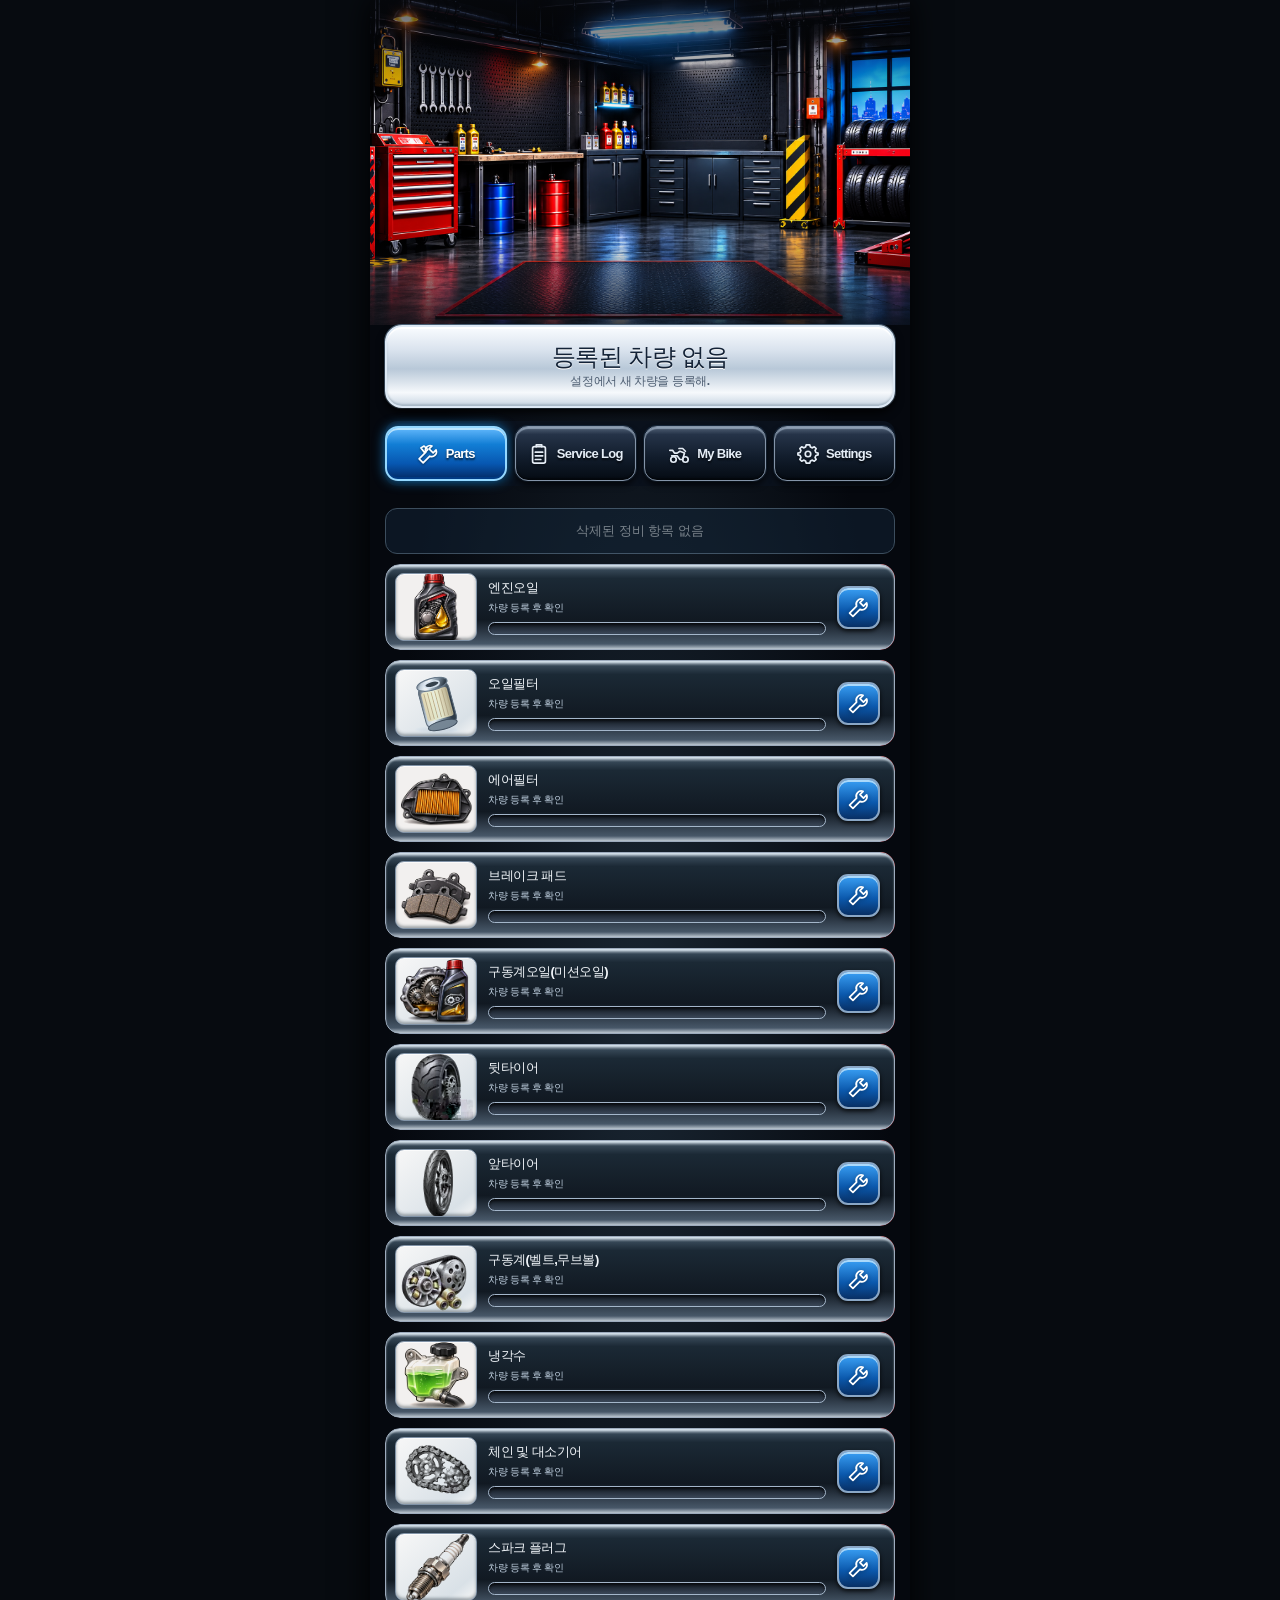
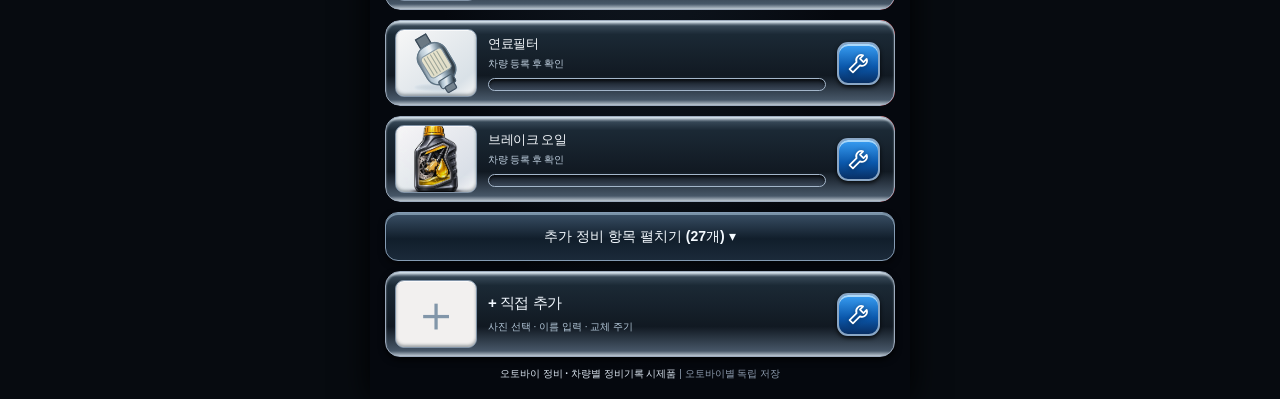
<file: index.html>
<!doctype html>
<html lang="ko">
<head>
<meta charset="utf-8">
<meta name="viewport" content="width=device-width,initial-scale=1,viewport-fit=cover">
<meta name="theme-color" content="#0b111b">
<meta name="apple-mobile-web-app-capable" content="yes">
<meta name="apple-mobile-web-app-title" content="오토바이 정비">
<link rel="apple-touch-icon" sizes="192x192" href="./icon-bike-192.jpg?v=custom-1">
<link rel="manifest" href="./manifest.webmanifest">
<title>오토바이 정비</title>
<meta http-equiv="refresh" content="0;url=./ui-skeleton/index.html">
<script>
(function(){
 var dest=new URL('./ui-skeleton/index.html',location.href);
 dest.search=location.search;
 dest.hash=location.hash;
 location.replace(dest.href);
})();
</script>
</head>
<body style="margin:0;background:#070b10;color:#e8f4ff;font:16px -apple-system,BlinkMacSystemFont,sans-serif;display:grid;min-height:100dvh;place-items:center">
<a href="./ui-skeleton/index.html" style="color:#a5dcff">오토바이 정비 앱 열기</a>
</body>
</html>
</file>
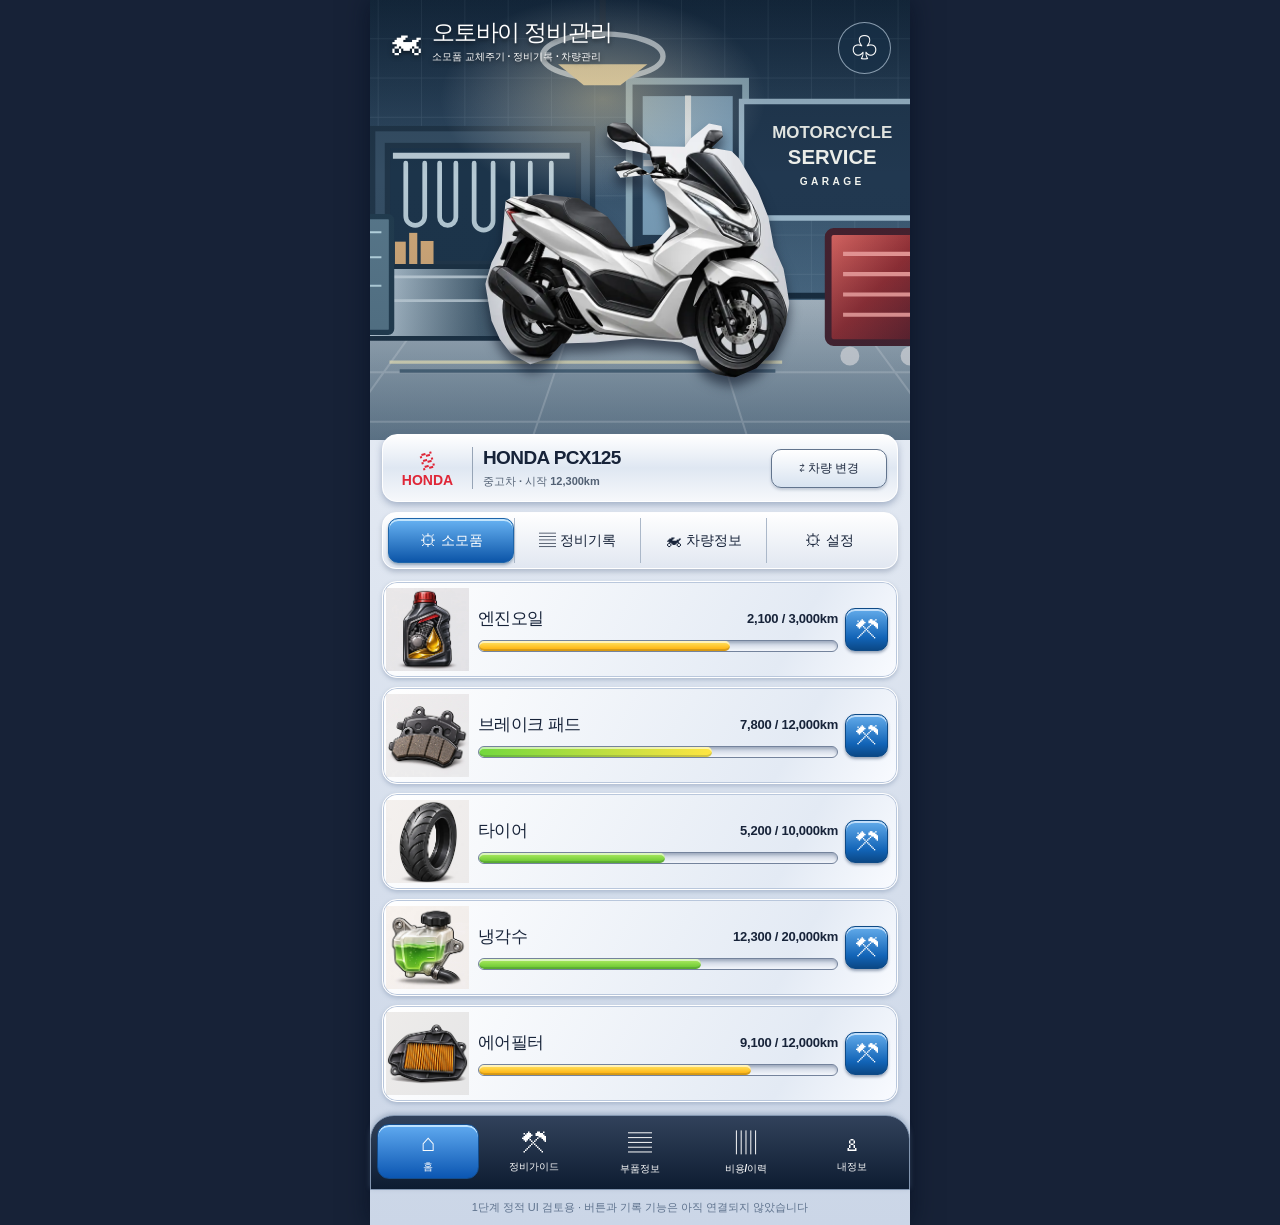
<file: ui-preview/index.html>
<!doctype html><html lang="ko"><head><meta charset="utf-8"><meta name="viewport" content="width=device-width,initial-scale=1,viewport-fit=cover"><meta name="theme-color" content="#1b2940"><title>오토바이 정비 · 1단계 UI</title><style>
:root{font-family:-apple-system,BlinkMacSystemFont,"Apple SD Gothic Neo","Malgun Gothic",sans-serif;color:#172339;background:#172237;font-synthesis:none}*{box-sizing:border-box}body{margin:0}.app{max-width:540px;margin:auto;min-height:100vh;background:linear-gradient(#aebbd0,#e4eaf3 32%,#cbd6e7);box-shadow:0 0 25px #050e20aa}.garage{height:clamp(320px,83vw,440px);position:relative;overflow:hidden;background:#263d57 url('../assets/garage.svg') center/cover no-repeat}.garage:before{content:'';position:absolute;inset:0;background:linear-gradient(180deg,#0c18244a,transparent 40%,#1a31453b)}.heading{position:absolute;left:18px;top:17px;z-index:3;color:#fff;display:flex;align-items:center;gap:9px;text-shadow:0 2px 4px #0008}.logo{font-size:35px}.heading strong{font-weight:950;letter-spacing:-1.2px;font-size:23px}.heading small{display:block;font-size:10px;font-weight:700;margin-top:2px}.bell{position:absolute;right:19px;top:22px;z-index:3;font-size:27px;color:white;background:#18314998;border:1px solid #c2d5e4a8;border-radius:50%;padding:7px 12px}.bike{position:absolute;left:50%;bottom:21px;transform:translateX(-50%);width:94%;height:77%;object-fit:contain;filter:drop-shadow(0 9px 6px #0912229c)}.vehicle{position:relative;z-index:2;display:grid;grid-template-columns:69px minmax(0,1fr) 116px;align-items:center;gap:10px;margin:-6px 12px 10px;padding:8px 10px;height:68px;border:1px solid #fff;border-radius:15px;background:linear-gradient(#fff,#dfe7f2 50%,#f6f8fb);box-shadow:0 3px 7px #5b709477,inset 0 1px white}.wing{text-align:center;color:#df2637;font-weight:950;font-size:14px}.wing:before{content:'≋';display:block;font-size:33px;line-height:.75;transform:rotate(-15deg)}.vehicle-label{border-left:1px solid #96a4b6;padding-left:10px;min-width:0}.vehicle-label strong{font-size:19px;letter-spacing:-.6px;font-weight:950;white-space:nowrap}.vehicle-label small{display:block;color:#536174;font-size:11px;margin-top:5px;font-weight:750}.change{border:1px solid #62748d;border-radius:10px;background:linear-gradient(#fff,#d8e3f0);padding:10px 4px;text-align:center;font-size:12px;font-weight:900;white-space:nowrap;box-shadow:0 2px 3px #596b864b}.tabs{margin:0 12px 12px;padding:5px;display:grid;grid-template-columns:repeat(4,minmax(0,1fr));background:linear-gradient(#fff,#e1e7f1);border-radius:14px;border:1px solid white;box-shadow:0 3px 5px #6e7d9666}.tab{height:45px;display:flex;gap:4px;align-items:center;justify-content:center;font-size:12px;font-weight:900;white-space:nowrap}.tab+.tab{border-left:1px solid #abb8c9}.tab.active{color:#fff;background:linear-gradient(#68b3f3,#0c55a8);border-radius:10px;border:1px solid #1d65aa;box-shadow:inset 0 2px #c2e4fc,0 2px 3px #34567b76}.tab .sym{font-size:17px}.parts{padding:0 12px 13px;display:flex;flex-direction:column;gap:9px}.part{display:grid;grid-template-columns:73px minmax(0,1fr) 41px;gap:7px;align-items:center;padding:6px 8px 6px 3px;min-height:80px;background:linear-gradient(120deg,#fff,#e3eaf4 78%,#f9fbff);border:1px solid #fff;border-radius:15px;box-shadow:0 2px 4px #6479995d,inset 0 0 0 1px #b9c7dc}.part img{width:72px;height:69px;object-fit:contain;mix-blend-mode:multiply}.data{min-width:0}.label{display:flex;align-items:center;justify-content:space-between;gap:4px;white-space:nowrap;margin-bottom:10px}.label strong{font-size:13px;font-weight:950;letter-spacing:-.6px}.label span{font-size:10px;font-weight:850;letter-spacing:-.25px;font-variant-numeric:tabular-nums}.track{height:12px;border:1px solid #74839c;border-radius:20px;background:linear-gradient(#c3ccdc,#f4f7fc);box-shadow:inset 0 2px 3px #68799066;overflow:hidden}.fill{height:100%;border-radius:20px;box-shadow:inset 0 2px #ffffff94,inset 0 -2px #283d4930}.yellow{background:linear-gradient(#ffe869,#ffa900)}.green{background:linear-gradient(#b2ed66,#60c329)}.gradyellow{background:linear-gradient(90deg,#72d83e,#ffe542)}.svc{display:grid;place-items:center;border-radius:10px;width:40px;height:40px;color:white;background:linear-gradient(#64aceb,#1264b7 70%,#0b4886);border:1px solid #0e4a86;box-shadow:inset 0 2px #deefffc4,0 2px 3px #344b6e7a;font-size:22px}.bottom{display:grid;grid-template-columns:repeat(5,minmax(0,1fr));padding:8px 6px max(10px,env(safe-area-inset-bottom));gap:4px;background:linear-gradient(#32425b,#0d1c31);border-radius:24px 24px 0 0;border:1px solid #8296b0;box-shadow:0 -2px 5px #5f759366}.nav{min-width:0;text-align:center;display:flex;align-items:center;justify-content:center;flex-direction:column;color:#fff;font-size:10px;font-weight:800;gap:3px;min-height:55px}.nav span{font-size:24px}.nav.active{background:linear-gradient(#60aaf0,#0b56b2);border:1px solid #134c8c;border-radius:12px;box-shadow:inset 0 2px #bde2ff}.caption{font-size:11px;text-align:center;color:#5e728d;padding:10px}@media(min-width:470px){.part{grid-template-columns:85px minmax(0,1fr) 44px;min-height:92px}.part img{width:83px;height:83px}.label strong{font-size:17px}.label span{font-size:13px}.svc{width:43px;height:43px}.tab{font-size:14px}}@media(max-width:360px){.vehicle{grid-template-columns:49px minmax(0,1fr) 91px;gap:5px}.vehicle-label strong{font-size:15px}.change{font-size:10px}.part{grid-template-columns:60px minmax(0,1fr) 34px;gap:5px}.part img{width:59px;height:61px}.label strong{font-size:12px}.label span{font-size:9px}.svc{width:34px;height:34px}.tab{font-size:11px}}
</style></head><body><div class="app"><header class="garage"><div class="heading"><span class="logo">🏍</span><div><strong>오토바이 정비관리</strong><small>소모품 교체주기 · 정비기록 · 차량관리</small></div></div><span class="bell">♧</span><img class="bike" src="../assets/bike-pcx-cut.svg" alt="중앙에 서 있는 PCX125"></header><section class="vehicle"><div class="wing">HONDA</div><div class="vehicle-label"><strong>HONDA PCX125</strong><small>중고차 · 시작 12,300km</small></div><div class="change">⇄ 차량 변경</div></section><nav class="tabs"><div class="tab active"><span class="sym">⚙</span>소모품</div><div class="tab"><span class="sym">▤</span>정비기록</div><div class="tab"><span class="sym">🏍</span>차량정보</div><div class="tab"><span class="sym">⚙</span>설정</div></nav><main class="parts">
<article class="part"><img src="../assets/oil.webp" alt=""><div class="data"><div class="label"><strong>엔진오일</strong><span>2,100 / 3,000km</span></div><div class="track"><div class="fill yellow" style="width:70%"></div></div></div><div class="svc">⚒</div></article>
<article class="part"><img src="../assets/brake-pad.webp" alt=""><div class="data"><div class="label"><strong>브레이크 패드</strong><span>7,800 / 12,000km</span></div><div class="track"><div class="fill gradyellow" style="width:65%"></div></div></div><div class="svc">⚒</div></article>
<article class="part"><img src="../assets/tire.webp" alt=""><div class="data"><div class="label"><strong>타이어</strong><span>5,200 / 10,000km</span></div><div class="track"><div class="fill green" style="width:52%"></div></div></div><div class="svc">⚒</div></article>
<article class="part"><img src="../assets/coolant.webp" alt=""><div class="data"><div class="label"><strong>냉각수</strong><span>12,300 / 20,000km</span></div><div class="track"><div class="fill green" style="width:62%"></div></div></div><div class="svc">⚒</div></article>
<article class="part"><img src="../assets/air-filter.webp" alt=""><div class="data"><div class="label"><strong>에어필터</strong><span>9,100 / 12,000km</span></div><div class="track"><div class="fill yellow" style="width:76%"></div></div></div><div class="svc">⚒</div></article>
</main><footer class="bottom"><div class="nav active"><span>⌂</span>홈</div><div class="nav"><span>⚒</span>정비가이드</div><div class="nav"><span>▤</span>부품정보</div><div class="nav"><span>▥</span>비용/이력</div><div class="nav"><span>♙</span>내정보</div></footer><div class="caption">1단계 정적 UI 검토용 · 버튼과 기록 기능은 아직 연결되지 않았습니다</div></div></body></html>
</file>
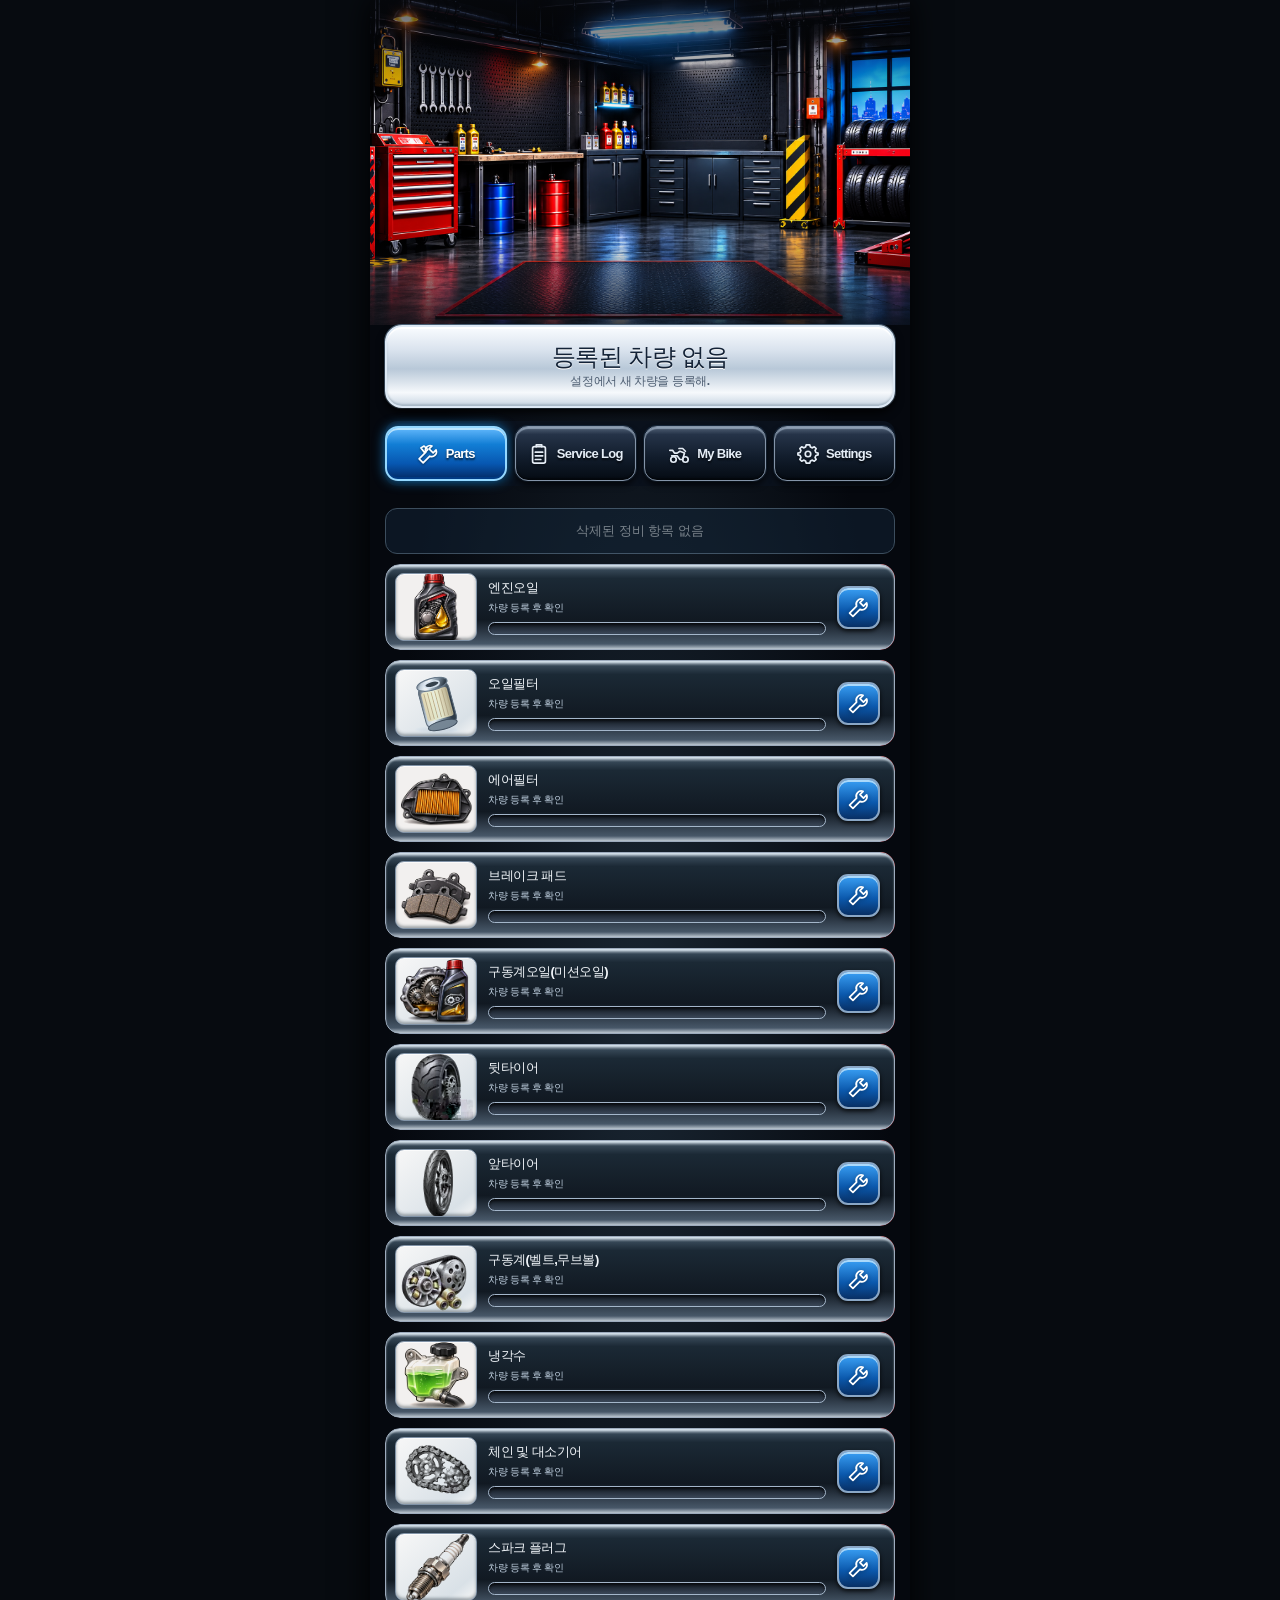
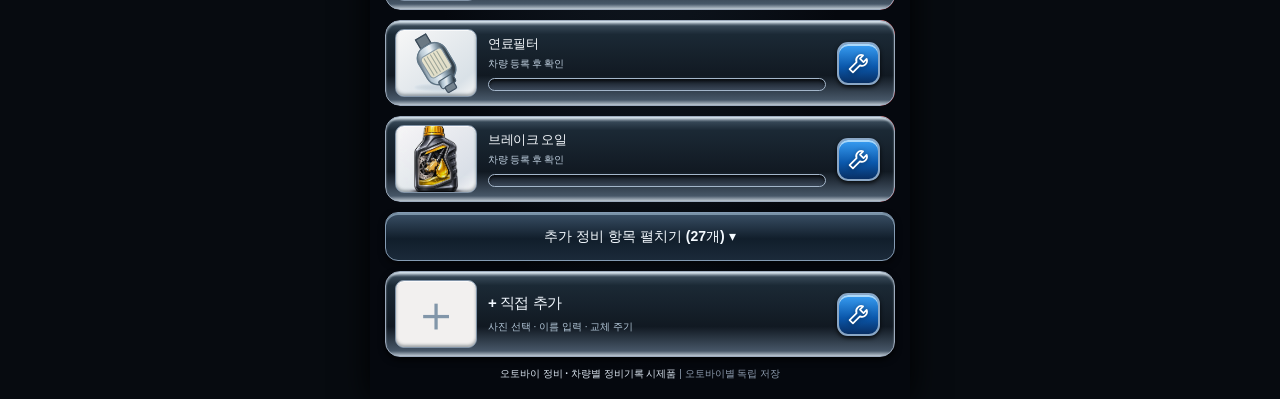
<file: ui-skeleton/index.html>
<!doctype html><html lang="ko"><head><meta charset="utf-8"><meta name="viewport" content="width=device-width,initial-scale=1,viewport-fit=cover"><meta name="theme-color" content="#0b111b"><title>오토바이 정비</title><meta name="apple-mobile-web-app-capable" content="yes"><meta name="apple-mobile-web-app-title" content="오토바이 정비"><link rel="manifest" href="../manifest.webmanifest"><link rel="apple-touch-icon" sizes="192x192" href="../icon-bike-192.jpg?v=custom-1"><style>
:root{font-family:-apple-system,BlinkMacSystemFont,"Apple SD Gothic Neo",sans-serif;background:#070b10;color:#dce6f1;font-synthesis:none}*{box-sizing:border-box}html,body{margin:0;min-height:100%;background:#070b10}body{display:flex;justify-content:center}.app{width:100%;max-width:540px;min-height:100dvh;background:radial-gradient(ellipse at 50% 51%,#192531,#05080e 66%);box-shadow:0 0 30px #000}
.garage{position:relative;height:clamp(245px,52vw,325px);background:#111b25 url('./garage-clean.png?v=5') center center/cover no-repeat;overflow:hidden}.garage:after{content:"";position:absolute;inset:0;background:linear-gradient(0deg,#080c12c7,transparent 28%,transparent 65%,#080b11a6);pointer-events:none}.title-slot{position:absolute;top:6px;left:14px;height:27px;width:55%;border-radius:3px;background:linear-gradient(135deg,#33455e55,#0b16284a);border:1px solid #8ba2b12c;box-shadow:inset 0 1px #ffffff17;z-index:1;display:flex;align-items:center;gap:4px;padding:2px 4px}.title-icon{width:20px;height:20px;border:1px solid #8fa6b771;border-radius:3px;background:linear-gradient(#52677c,#152235);flex-shrink:0}.title-lines{flex:1;display:flex;flex-direction:column;gap:3px}.placeholder{background:linear-gradient(#aebbc9,#52677e);border-radius:2px;height:8px;opacity:.82}.placeholder.short{width:63%;height:6px;opacity:.47}.notification{position:absolute;right:14px;top:7px;width:26px;height:26px;background:linear-gradient(#455a70,#0c1726);border-radius:5px;border:1px solid #aabfce70;box-shadow:inset 0 1px #ffffff27,0 1px 3px #0007;z-index:2}.bike-area{position:absolute;left:18%;top:23%;width:64%;height:65%;border:1px dashed #d3e3ef38;border-radius:42%;background:radial-gradient(ellipse,#e2e7ed10,transparent 72%);z-index:1}.motorcycle-hero{position:absolute;z-index:2;left:50%;bottom:-1%;width:86%;height:87%;object-fit:contain;object-position:center bottom;transform:translateX(-50%);pointer-events:none;filter:drop-shadow(0 7px 6px #0008)}
.ground-shadow{position:absolute;left:24%;width:52%;bottom:8%;height:19px;background:#0009;filter:blur(12px);border-radius:50%}
.vehicle{margin:0 15px 13px;min-height:77px;display:grid;grid-template-columns:76px 1fr 118px;gap:10px;align-items:center;padding:8px 11px;background:linear-gradient(110deg,#f5f8fc,#7c8fa3 12%,#f6f8fb 24%,#adbfd1 49%,#f5f7fa 65%,#778a9d 90%,#e9eef3);border:2px solid #e1e7ee;border-radius:17px;box-shadow:inset 0 2px #fff,0 5px 6px #000a,0 0 0 1px #34485a;color:#1b2b3c}.brand-slot{height:56px;border-right:1px solid #344e64a8;display:grid;place-items:center;padding-right:10px}.brand-slot:before{content:"";display:block;width:51px;height:33px;border-radius:6px;background:linear-gradient(#cbd5df,#63758a);border:1px solid #8493a2}.vehicle-lines{display:flex;flex-direction:column;gap:9px;min-width:0}.vehicle-lines .placeholder{height:12px;width:84%;background:#30475d}.vehicle-lines .placeholder.short{height:8px;width:68%;background:#788b9a;opacity:.8}.vehicle-button{height:43px;border-radius:11px;border:2px solid #364b64;background:linear-gradient(#f7faff,#a6b9ce 52%,#e9f0fa);box-shadow:inset 0 2px #fff,0 3px 4px #2532459c}
.tabs{display:grid;grid-template-columns:repeat(4,minmax(0,1fr));gap:8px;margin:0 15px 18px;position:sticky;top:0;z-index:40;background:#0a111c;padding:5px 0;border-radius:12px}
.tab{height:55px;min-width:0;display:flex;justify-content:center;align-items:center;gap:7px;padding:0 6px;border:1px solid #8494a8;border-radius:13px;background:linear-gradient(180deg,#526277 0%,#253348 14%,#111c2b 58%,#050b13 100%);color:#e5edf6;box-shadow:inset 0 2px 1px #c8daed83,inset 0 -2px 2px #0007,0 4px 6px #000a,0 0 0 1px #17283c;text-shadow:0 2px 2px #000a}
.tab.active{border:2px solid #93d7ff;background:linear-gradient(180deg,#62b8fc 0%,#127ed5 32%,#0757b1 70%,#022b66 100%);color:#fff;box-shadow:inset 0 2px #d8f4ffbf,inset 0 -2px #003a83,0 0 12px #1ba1ffb8,0 4px 6px #0009}
.tab svg{width:22px;height:22px;flex-shrink:0;fill:none;stroke:currentColor;stroke-width:1.85;stroke-linecap:round;stroke-linejoin:round;filter:drop-shadow(0 1px 1px #0007)}
.tab>span{display:block;width:auto;height:auto;background:none!important;color:inherit;font-size:13px;font-weight:900;white-space:nowrap;letter-spacing:-.7px;opacity:1}
@media(max-width:390px){.tabs{gap:5px}.tab{height:48px;gap:4px;padding:0 3px}.tab svg{height:18px;width:18px}.tab>span{font-size:11px;letter-spacing:-.8px}}
.rows{padding:0 15px;display:flex;flex-direction:column;gap:10px}
.part{min-height:86px;display:grid;grid-template-columns:82px minmax(0,1fr) 48px;align-items:center;gap:11px;background:linear-gradient(180deg,#c2ceda,#354655 6%,#1b2935 16%,#111922 65%,#475768 94%,#bbc6d0);border:1px solid #9dabbd;border-radius:15px;box-shadow:inset 0 2px 2px #eaf7ff88,0 3px 6px #000c;color:#fff;padding:6px 9px}
.part-img{height:68px;position:relative;isolation:isolate;border:1px solid #8193a7;border-radius:9px;background:#f2f0ef;box-shadow:inset 0 1px #ffffffbd,inset 0 -2px 3px #24313d66;overflow:hidden}
.part-img img{position:absolute;display:block;width:112%;height:112%;max-width:none;max-height:none;left:50%;top:50%;transform:translate(-50%,-50%);object-fit:contain;object-position:center;mix-blend-mode:multiply;filter:brightness(1.08) contrast(1.04);pointer-events:none}
.part-body{min-width:0;display:flex;flex-direction:column;gap:12px}
.part-line{display:flex;justify-content:space-between;align-items:baseline;gap:6px;min-width:0;white-space:nowrap}
.part-line strong{font-size:13px;font-weight:850;letter-spacing:-.5px;color:#f2f6fa;overflow:hidden;text-overflow:ellipsis}
.part-line span{font-size:10px;font-weight:700;letter-spacing:-.25px;color:#c0d0e0;white-space:nowrap;font-variant-numeric:tabular-nums}
.gauge{height:13px;overflow:hidden;background:linear-gradient(#111821,#3b4859);border:1px solid #a4b6ca;border-radius:20px;box-shadow:inset 0 2px 3px #0009}
.gauge-fill{height:100%;border-radius:20px;box-shadow:inset 0 2px 1px #fff7,inset 0 -2px 2px #0006}
.gauge-fill.blue{background:linear-gradient(180deg,#70caff,#0873db 52%,#03428e)}
.gauge-fill.amber{background:linear-gradient(180deg,#ffe27a,#f3a824 55%,#a7620b)}
.gauge-fill.red{background:linear-gradient(180deg,#ffaaa0,#ef4543 53%,#a9101b);box-shadow:inset 0 2px 1px #fff6,inset 0 -2px 2px #0006}
.service{height:43px;width:43px;display:grid;place-items:center;border-radius:11px;border:2px solid #8aa7c6;box-shadow:inset 0 2px #e2f6ffad,0 2px 4px #000c;background:linear-gradient(#399ff4,#0b58ac 58%,#082f64)}
.service.blue{background:linear-gradient(#399ff4,#0b58ac 58%,#082f64)}
.service.amber{background:linear-gradient(#ffe27a,#e5a11b 58%,#995608);border-color:#b78d48}
.service.red{background:linear-gradient(#ff9489,#df2837 58%,#81121e);border-color:#d16b69}
.service svg{width:23px;height:23px;fill:none;stroke:#fff;stroke-width:1.8;stroke-linejoin:round;stroke-linecap:round;filter:drop-shadow(0 1px 2px #0006)}
.bottom{position:sticky;bottom:0;display:grid;grid-template-columns:repeat(5,minmax(0,1fr));gap:3px;margin:22px 12px 0;padding:6px 6px max(9px,env(safe-area-inset-bottom));background:linear-gradient(180deg,#5b7088 0%,#273749 12%,#101b2a 38%,#060a11 94%);border:1px solid #a2b5c9;border-radius:18px 18px 11px 11px;box-shadow:inset 0 2px #e0ebf791,inset 0 -2px 13px #1a8fd547,0 4px 7px #000d}
.nav{min-width:0;min-height:55px;display:flex;flex-direction:column;align-items:center;justify-content:center;gap:5px;color:#d7e3ee;text-shadow:0 1px 2px #000e}
.nav svg{display:block;width:39px;height:39px;fill:none;stroke:currentColor;stroke-width:1.85;stroke-linecap:round;stroke-linejoin:round;filter:drop-shadow(0 2px 2px #0008)}
.nav span{font-size:14.5px;font-weight:800;letter-spacing:-.4px;white-space:nowrap}
.nav.active{border-radius:12px;border:1px solid #73cfff;background:linear-gradient(180deg,#48aeff 0%,#0b65c5 44%,#04367d 100%);box-shadow:inset 0 2px #caf4ffb8,0 0 9px #159dfbaa;color:#fff}
@media(max-width:390px){.bottom{gap:2px;padding-left:5px;padding-right:5px}.nav{min-height:50px;gap:4px}.nav svg{width:36px;height:36px}.nav span{font-size:13.5px}}
.note{text-align:center;color:#8e9caf;font-size:10px;padding:10px 4px 18px}.note strong{color:#dce6f1}
@media(max-width:390px){.vehicle{grid-template-columns:56px 1fr 95px;gap:8px}.brand-slot{padding-right:7px}.brand-slot:before{width:36px}.tabs{gap:5px}.part{grid-template-columns:62px minmax(0,1fr) 40px;min-height:75px;gap:8px}.part-img{height:59px}.service{width:38px;height:38px}.part-body{gap:9px}.part-line strong{font-size:12px}.part-line span{font-size:9px}.service svg{width:19px;height:19px}}

/* Stage 1 — approved vehicle info card, visual only */
.vehicle{grid-template-columns:81px minmax(0,1fr) 121px;gap:10px;height:83px;padding:8px 9px;border-radius:17px;background:linear-gradient(180deg,#f9fcff 0%,#dae3ee 29%,#b8c8d8 53%,#f6f9fc 83%,#c8d5e2 100%);border:2px solid #dce8f4;box-shadow:inset 0 2px 1px #fff, inset 0 -2px 2px #647a8e55, 0 5px 8px #000c,0 0 0 1px #50667c;color:#142337}
.brand-slot{height:62px;display:flex;flex-direction:column;justify-content:center;align-items:center;padding-right:9px;border-right:2px solid #8396aa;gap:0}
.brand-slot::before{display:none}
.honda-wing{display:block;width:59px;height:31px;filter:drop-shadow(0 1px 1px #8b27352b)}
.brand-slot strong{font-family:Arial,sans-serif;color:#db1c2b;font-size:14px;font-weight:900;letter-spacing:-.7px;line-height:1}
.vehicle-lines{gap:5px;align-items:center;text-align:center;width:100%}
.bike-model{font-weight:950;font-size:clamp(16px,4.3vw,23px);line-height:1.08;letter-spacing:-.55px;white-space:normal;overflow-wrap:anywhere;overflow:hidden;display:-webkit-box;-webkit-box-orient:vertical;-webkit-line-clamp:2;text-shadow:0 1px 0 #fff}
.bike-meta{font-size:clamp(10px,2.75vw,13px);white-space:nowrap;color:#4c5c70;font-weight:750;letter-spacing:-.4px}
.bike-meta b{font-variant-numeric:tabular-nums;font-weight:850}
.vehicle-button{display:flex;align-items:center;justify-content:center;gap:5px;height:45px;padding:0 4px;background:linear-gradient(180deg,#fff 0%,#e7eef8 38%,#b7c9df 64%,#ecf3fc 100%);border:2px solid #3f5571;border-radius:11px;color:#17273b;font-size:12px;font-weight:900;white-space:nowrap;text-shadow:0 1px #fff;box-shadow:inset 0 2px #fff,0 3px 4px #1d2d4566}
.swap-symbol{font-size:23px;font-weight:800;line-height:1}
@media(max-width:390px){.vehicle{grid-template-columns:62px minmax(0,1fr) 98px;gap:7px;padding:7px}.brand-slot{height:56px;padding-right:6px}.honda-wing{width:48px;height:26px}.brand-slot strong{font-size:11px}.bike-model{font-size:21px}.bike-meta{font-size:10px}.vehicle-button{height:39px;font-size:10px;gap:3px}.swap-symbol{font-size:18px}}
/* Swipe showroom prototype — all other panels retain approved styling */
.garage{background:#111b25;touch-action:pan-y;user-select:none;-webkit-user-select:none;cursor:grab}
.garage:active{cursor:grabbing}
.showroom-track{position:absolute;inset:0;z-index:0;display:flex;width:200%;height:100%;transform:translate3d(0,0,0);will-change:transform;touch-action:pan-y}
.showroom-slide{position:relative;flex:0 0 50%;height:100%;background:#111b25 url('./garage-clean.png?v=5') center center/cover no-repeat;overflow:hidden}
.showroom-slide .motorcycle-hero{width:86%;height:87%;left:50%;bottom:-1%;pointer-events:none}
.showroom-slide .ground-shadow{z-index:1}
.showroom-count{position:absolute;z-index:5;bottom:9px;left:50%;transform:translateX(-50%);font-size:13px;letter-spacing:5px;color:#e8f3fc;background:#06111b9e;padding:3px 7px 3px 12px;border-radius:20px;pointer-events:none;text-shadow:0 0 4px #2a9bfa}
.showroom-check{position:absolute;z-index:8;top:50%;left:50%;transform:translate(-50%,-50%) scale(.55);width:89px;height:89px;border-radius:50%;border:4px solid #f3fcff;background:linear-gradient(155deg,#72d1ff,#0375da 66%,#00408b);box-shadow:0 0 0 9px #ffffff24,0 0 28px #129dffcc,0 9px 26px #0009;display:grid;place-items:center;opacity:0;pointer-events:none;transition:transform .26s cubic-bezier(.2,1.4,.4,1),opacity .15s ease}
.showroom-check span{font-weight:900;font-size:60px;color:white;line-height:1;text-shadow:0 2px 4px #003d8a}
.showroom-check.visible{opacity:1;transform:translate(-50%,-50%) scale(1)}
.showroom-tint{position:absolute;inset:0;z-index:4;pointer-events:none;background:radial-gradient(ellipse at 50% 35%,#65b5ff42,transparent 65%);opacity:0}
.showroom-tint.flash{animation:showroomSwipeGlow .46s ease-out}
@keyframes showroomSwipeGlow{0%{opacity:0}35%{opacity:.5}100%{opacity:0}}
.vehicle{grid-template-columns:81px minmax(0,1fr)}
.showroom-selection{display:flex;justify-content:center;align-items:center;min-height:35px;color:#2c4c6e;font-size:11px;font-weight:850;white-space:nowrap;text-align:center}
.showroom-selection.is-selected{color:#0576ae}
@media(max-width:390px){.vehicle{grid-template-columns:62px minmax(0,1fr)}.showroom-check{width:76px;height:76px}.showroom-check span{font-size:50px}}
@media(prefers-reduced-motion:reduce){.showroom-check,.showroom-track{transition:none!important}.showroom-tint.flash{animation:none}}
/* Vehicle identity: brand changes with slide; model title stays centered across the complete info bar */
.vehicle{position:relative}
.vehicle-lines{position:absolute;inset:0 10px;display:flex;flex-direction:column;justify-content:center;align-items:center;text-align:center;gap:5px;width:auto;pointer-events:auto;z-index:2;touch-action:pan-y}
.bike-model{max-width:calc(100% - 132px);overflow:hidden;text-overflow:ellipsis;white-space:nowrap}
.bike-meta{max-width:calc(100% - 132px);overflow:hidden;text-overflow:ellipsis;white-space:nowrap}
.brand-slot{position:relative;z-index:1}
.generic-bike-mark{display:block;width:50px;height:31px;fill:none;stroke:#53697f;stroke-width:3;stroke-linejoin:round;stroke-linecap:round}
.brand-slot .generic-bike-mark+strong{font-size:9px;letter-spacing:.2px;color:#586a7f}
@media(max-width:390px){.bike-model,.bike-meta{max-width:calc(100% - 104px)}.generic-bike-mark{width:42px;height:27px}}
.vehicle{cursor:pointer}.vehicle:focus-visible{outline:3px solid #80cfff;outline-offset:3px}
.odometer-button{position:absolute;right:8px;top:50%;transform:translateY(-50%);z-index:3;width:94px;height:69px;display:flex;align-items:center;justify-content:center;flex-direction:column;gap:0;padding:4px 3px;border:1px solid #7d91a5;border-radius:12px;background:linear-gradient(160deg,#182c40,#070e19 64%,#27384b);box-shadow:inset 0 2px 2px #a5bacd99,0 2px 5px #0008;cursor:pointer;color:#d2edff;-webkit-tap-highlight-color:transparent}
.odometer-button svg{width:69px;height:42px;display:block;overflow:visible;filter:drop-shadow(0 1px 1px #0009)}.odometer-readout{font-size:11px;font-weight:900;letter-spacing:-.3px;line-height:15px;color:#d7eeff;font-variant-numeric:tabular-nums;white-space:nowrap}.odometer-button:focus-visible{outline:3px solid #149afa;outline-offset:3px}.odometer-button:active{filter:brightness(1.25)}
@media(max-width:390px){.odometer-button{right:6px;width:76px;height:60px}.odometer-button svg{height:36px;width:60px}.odometer-readout{font-size:10px}.bike-model,.bike-meta{max-width:calc(100% - 122px)}}
/* Empty garage: showroom slide retains the approved garage artwork. Hide only bike layers. */
.no-registered-vehicles .showroom-slide .motorcycle-hero,
.no-registered-vehicles .showroom-slide .ground-shadow,
.no-registered-vehicles .showroom-count,
.no-registered-vehicles .showroom-check,
.no-registered-vehicles .brand-slot,
.no-registered-vehicles .odometer-button{display:none!important}
.no-registered-vehicles .vehicle-lines{inset:0 16px;align-items:center;justify-content:center;text-align:center}
.no-registered-vehicles .bike-model,.no-registered-vehicles .bike-meta{max-width:100%}
/* Vehicle identity fits between brand slot and odometer without overlapping either. */
.vehicle-lines{inset:0 110px 0 99px;min-width:0}
.bike-model{max-width:100%;font-size:clamp(17px,4.3vw,24px)}
.vehicle-lines .bike-model.long-bike-model{font-size:clamp(12px,3vw,15px);letter-spacing:-.55px;white-space:nowrap;overflow:hidden;text-overflow:clip;display:block;max-width:100%}
.bike-meta{max-width:100%;white-space:normal;overflow:visible;text-overflow:clip;line-height:1.25;font-size:clamp(10px,2.55vw,12px);word-break:keep-all}
@media(max-width:390px){.vehicle-lines{inset:0 87px 0 73px}.bike-model,.bike-meta{max-width:100%}}
.odometer-mask[hidden]{display:none!important}.odometer-mask{position:fixed;inset:0;z-index:120;display:flex;align-items:flex-end;justify-content:center;padding:12px 12px max(24px,env(safe-area-inset-bottom));background:#02070bd9}.odometer-panel{width:100%;max-width:520px;border:1px solid #94acc5;border-radius:18px;background:linear-gradient(155deg,#34495f,#0c1d31 45%,#081522);box-shadow:0 14px 42px #000a;color:#f4faff;padding:18px}.odometer-head{display:flex;align-items:center;justify-content:space-between}.odometer-head strong{font-size:18px}.odometer-close{width:36px;height:36px;border:1px solid #7294b2;border-radius:9px;background:#162b42;color:white;font-size:26px}.odometer-description{margin:9px 0 15px;font-size:12px;line-height:1.6;color:#c4d7e8}.odometer-panel label{display:block;font-size:13px;font-weight:850}.odometer-panel input{display:block;margin-top:8px;width:100%;height:50px;padding:0 12px;border:2px solid #a5c2de;border-radius:10px;background:#f5fbff;color:#142437;font-size:21px;font-weight:900}.odometer-field-title{font-size:13px;font-weight:850;color:#eaf5ff}
.odometer-display{height:54px;display:flex;align-items:center;justify-content:center;gap:7px;margin-top:8px;border:2px solid #96bedf;border-radius:10px;background:#f0f8ff;color:#132b41;font-weight:950;font-size:26px;letter-spacing:.4px;font-variant-numeric:tabular-nums}
.odometer-display small{font-size:14px;color:#516d83}
.odometer-correction-option{display:flex!important;align-items:center;gap:9px;margin-top:12px;padding:9px 11px;background:#10283d;border:1px solid #5b7d9c;border-radius:9px;color:#e9f5ff;font-size:12px!important;font-weight:750}.odometer-correction-option input{display:inline-block;width:19px;height:19px;margin:0;accent-color:#48a8f5;flex-shrink:0}.odometer-correction-option span{line-height:1.45}
#record-odometer[readonly],#record-interval[readonly]{background:#d9e5ef!important;color:#294057!important;opacity:1}
.odometer-keypad{display:grid;grid-template-columns:repeat(3,minmax(0,1fr));gap:8px;margin-top:13px}
.odometer-keypad button{height:49px;min-width:0;border:1px solid #7897b4;border-radius:10px;background:linear-gradient(#496581,#1d334b);box-shadow:inset 0 1px #e6f5ff45,0 2px 3px #0005;color:#fff;font-size:22px;font-weight:850;touch-action:manipulation;-webkit-tap-highlight-color:transparent}
.odometer-keypad button:active{background:linear-gradient(#66baf6,#1463ab)}
.odometer-keypad [data-action]{background:linear-gradient(#31485f,#102134);color:#c5e4fa;font-size:19px}
@media(max-height:680px){.odometer-panel{padding:12px}.odometer-description{margin:5px 0}.odometer-keypad{gap:5px;margin-top:7px}.odometer-keypad button{height:39px}.odometer-display{height:46px}.odometer-save{height:43px}}
.odometer-error{min-height:18px;margin:9px 0 8px;font-size:12px;color:#ffcfb7}.odometer-save{height:50px;width:100%;border:1px solid #91d7ff;border-radius:11px;background:linear-gradient(#55b8fa,#0968be);color:white;font-size:16px;font-weight:900}
/* Vehicle registration step: separate demo storage, no production data changes */
.registration-mask[hidden]{display:none!important}
.registration-mask{position:fixed;inset:0;z-index:80;display:flex;align-items:flex-end;justify-content:center;padding:14px 12px max(24px,env(safe-area-inset-bottom));background:#01060bc9}
.registration-panel{width:100%;max-width:520px;border:1px solid #7e9db8;border-radius:20px;padding:20px 17px 17px;background:linear-gradient(150deg,#31445d,#16253a 45%,#091320);box-shadow:0 18px 65px #000e,inset 0 2px #c8e7ff47;color:#f1f7ff}
.registration-heading{display:flex;align-items:flex-start;justify-content:space-between;gap:10px}
.registration-heading strong{font-size:21px;font-weight:900}.registration-heading p{margin:5px 0 10px;color:#b6d5ed;font-size:14px;font-weight:750}
.registration-heading button{color:#fff;background:#16283c;border:1px solid #657f99;border-radius:10px;width:39px;height:39px;font-size:27px}
.registration-section{display:flex;flex-direction:column;gap:9px;margin-top:15px}.registration-label{font-size:13px;font-weight:800;color:#d9e9f9}
.registration-kind{display:grid;grid-template-columns:1fr 1fr;gap:10px}.registration-kind label{position:relative}.registration-kind input{position:absolute;opacity:0;pointer-events:none}.registration-kind span{display:block;padding:13px 0;text-align:center;border-radius:11px;background:#17283b;border:1px solid #657b91;color:#b7cce0;font-size:15px;font-weight:850}.registration-kind input:checked+span{background:linear-gradient(#389dec,#064c97);border-color:#93d9ff;color:#fff;box-shadow:inset 0 2px #d8f5ff90,0 0 8px #16a0ff7a}.registration-kind input:focus-visible+span{outline:2px solid white;outline-offset:2px}
#registration-km{font:800 22px -apple-system,BlinkMacSystemFont,"Apple SD Gothic Neo",sans-serif;width:100%;height:53px;background:#eaf2fb;border:2px solid #a6c3de;border-radius:11px;color:#12263c;padding:0 13px;font-variant-numeric:tabular-nums}
#registration-hint{font-size:11px;color:#a6bdd3}.registration-error{font-size:12px;color:#ffc5b9;min-height:16px;margin:9px 0 0}.registration-save{width:100%;height:51px;border:1px solid #94d9ff;border-radius:12px;background:linear-gradient(#56b2fc,#0960b3 60%,#03417d);color:#fff;font-size:16px;font-weight:900;box-shadow:inset 0 2px #dbf5ff70,0 3px 7px #0009}
.registration-footnote{display:block;text-align:center;font-size:11px;color:#adc0d3;margin-top:11px}
body.registration-open{overflow:hidden}

/* Vehicle-specific service records; original card dimensions remain unchanged */
.part-unregistered .gauge-fill{width:0%!important}
.part .service{cursor:pointer}
.part .service:focus-visible{outline:3px solid #80cfff;outline-offset:3px}
#registration-current-km,#record-odometer,#record-interval,#record-date{font:800 19px -apple-system,BlinkMacSystemFont,"Apple SD Gothic Neo",sans-serif;width:100%;min-height:47px;background:#eaf2fb;border:2px solid #a6c3de;border-radius:11px;color:#12263c;padding:0 12px}
/* iPhone Safari date input can retain a native minimum width wider than the modal. */
.registration-panel,.registration-section{min-width:0;max-width:100%}
/* Force iOS WebKit date control to honor the form width; keep the native picker. */
#record-date{
 -webkit-appearance:none;appearance:none;
 display:block;box-sizing:border-box;
 width:100%;min-width:0;max-width:100%;
 min-height:47px;height:54px;align-self:stretch;
 padding:0 8px;line-height:1.25;text-align:left;
 overflow:hidden;
}
#record-date::-webkit-date-and-time-value{
 min-width:0;width:100%;height:1.5em;text-align:left;
}
#record-date::-webkit-datetime-edit{
 min-width:0;max-width:100%;padding:0;text-align:left;
}
#record-history{margin-top:16px;color:#b8cbdf;font-size:12px;line-height:1.5;border-top:1px solid #62758c;padding-top:13px}
#record-history ul{padding-left:19px;margin:5px 0 0}#record-history li{margin-bottom:5px}

/* Added parts: preserve original five cards, and always keep one blank add card */
.custom-part-container{display:flex;flex-direction:column;gap:10px}
.part-add-card{width:100%;font:inherit;text-align:left;cursor:pointer;appearance:none;-webkit-appearance:none}
.part-add-card .part-img{display:grid;place-items:center;background:#f2f0ef}
.part-add-card .add-picture>span{font-size:50px;font-weight:300;color:#8296a9;line-height:1}
.part-add-card .part-body{gap:7px}
.part-add-card .part-line strong{font-size:15px;color:#f2f8ff}
.add-subtitle{font-size:10px;line-height:1.4;color:#b4c8d9}
.part-add-card .add-service>span{font-size:29px;font-weight:600;color:#fff;line-height:1}
.part-add-card:focus-visible{outline:3px solid #6dc9ff;outline-offset:3px}
.custom-part .custom-picture{display:grid;place-items:center}
.custom-part .custom-picture .custom-fallback{font-size:28px}
.custom-part .custom-picture img.personal-part-image{width:100%;height:100%;max-width:none;max-height:none;object-fit:contain;mix-blend-mode:normal;filter:none;left:50%;top:50%;transform:translate(-50%,-50%)}
.part-add-mask[hidden]{display:none!important}
.part-add-mask{position:fixed;inset:0;z-index:95;display:flex;align-items:flex-end;justify-content:center;padding:12px 12px max(21px,env(safe-area-inset-bottom));background:#02060bca}
.part-add-sheet{width:100%;max-width:520px;padding:17px;background:linear-gradient(155deg,#2c3e55,#111e2e 48%,#08111d);border:1px solid #819bb5;border-radius:19px;color:#f3faff;box-shadow:0 16px 65px #000d,inset 0 2px #e5f5ff45;display:flex;flex-direction:column;gap:11px;max-height:95dvh;overflow:auto}
.part-add-sheet header{display:flex;align-items:center;justify-content:space-between}
.part-add-sheet header strong{font-size:19px}
.part-add-sheet header button{height:36px;width:36px;border-radius:9px;background:#17283e;color:#fff;border:1px solid #6b8097;font-size:26px}
.part-add-preview{width:98px;height:92px;align-self:center;border-radius:10px;border:1px solid #bdcad9;background:#f2f0ef;overflow:hidden;display:grid;place-items:center;color:#71869b;font-size:43px}
.part-add-preview img{max-width:100%;max-height:100%;object-fit:contain}
.part-add-choose{display:grid;grid-template-columns:1fr 1fr;gap:9px}
.part-add-choose button{min-height:44px;border:1px solid #7caad2;border-radius:11px;background:linear-gradient(#3b8bd2,#0c498e);color:#f7fbff;font-weight:850;font-size:14px}
.part-add-sheet label{font-size:13px;font-weight:800;color:#ccdeee;display:flex;flex-direction:column;gap:7px}
#part-add-name,#part-add-interval{width:100%;min-height:49px;border-radius:10px;border:2px solid #96b8d9;background:#f4f9ff;color:#17283e;padding:0 12px;font-size:17px;font-weight:800}
.part-add-error{min-height:17px;font-size:12px;color:#ffd5ae;margin:0}
.part-add-submit{height:48px;border-radius:11px;border:1px solid #8ed8ff;background:linear-gradient(#51b6fc,#0863bd 67%,#04417c);color:#fff;font-size:16px;font-weight:900}
.part-add-sheet>small{font-size:11px;color:#b3c5d6;line-height:1.4}
body.part-add-open{overflow:hidden}

/* Built-in consumable expansion: same original metallic row format */
.stock-part-container{display:flex;flex-direction:column;gap:10px}
.stock-part-container[hidden]{display:none!important}
.stock-picture{display:grid;place-items:center;background:linear-gradient(140deg,#f7f7f7,#d9e1e7 80%,#f7f7f7)}
.stock-part-icon{width:76%;height:76%;max-width:76%;max-height:76%;filter:drop-shadow(0 3px 2px #27324040)}
.extra-parts-toggle{width:100%;height:49px;border-radius:13px;background:linear-gradient(180deg,#3a5066,#111e2b 55%,#1b2a3a);border:1px solid #849bb3;box-shadow:inset 0 2px #bcd8eb80,0 3px 6px #0009;color:#f4faff;font-size:14px;font-weight:850;font-family:inherit;cursor:pointer}
.extra-parts-toggle:focus-visible{outline:3px solid #6dc9ff;outline-offset:2px}
.part-add-card .add-service svg{display:block;width:23px;height:23px}
/* High-detail part illustration replacement: backgrounds and card geometry remain fixed */
.stock-picture{isolation:isolate}
.stock-picture img.stock-part-photo{position:absolute;inset:auto;left:50%;top:50%;display:block;width:112%;height:112%;max-width:none;max-height:none;transform:translate(-50%,-50%);object-fit:contain;object-position:center;mix-blend-mode:multiply;filter:brightness(1.08) contrast(1.04);pointer-events:none}
.stock-atlas-picture{display:block;width:100%;height:100%;border-radius:7px;background-repeat:no-repeat;background-color:#f9f9f9;pointer-events:none}
.stock-atlas-picture.atlas-3{background-size:300% 300%}
.stock-atlas-picture.atlas-2{background-size:200% 200%}
/* Individually framed part icons: fully contained and centered in each existing square. */
.stock-picture img.stock-part-center{position:absolute;inset:0;display:block;width:100%;height:100%;max-width:100%;max-height:100%;left:0;top:0;transform:none;object-fit:contain;object-position:50% 50%;mix-blend-mode:normal;filter:none;pointer-events:none}
/* Hide narrow neighboring-image seams at the left and right edges; keep the centered icon untouched. */
.stock-picture:has(>img.stock-part-center){background:#f7f7f7}
/* No resizing: cover the black side bands embedded in the original atlas tiles. */
.stock-picture:has(>img.stock-part-center)::before,
.stock-picture:has(>img.stock-part-center)::after{content:"";position:absolute;top:0;bottom:0;width:25%;background:#f7f7f7;z-index:2;pointer-events:none}
.stock-picture:has(>img.stock-part-center)::before{left:0}
.stock-picture:has(>img.stock-part-center)::after{right:0}
.stock-picture img.stock-part-center{clip-path:none}
/* v2.9.13: text-only layout repair for service cards; retain existing artwork/buttons. */
.part:not(.part-add-card) .part-body{min-width:0;gap:7px;padding:5px 0}
.part:not(.part-add-card) .part-line{display:flex;flex-direction:column;align-items:stretch;justify-content:center;gap:4px;min-width:0;white-space:normal}
.part:not(.part-add-card) .part-line strong{display:block;min-width:0;max-width:100%;white-space:normal;overflow-wrap:anywhere;overflow:visible;text-overflow:clip;line-height:1.35}
.part:not(.part-add-card) .part-line span{display:block;min-width:0;max-width:100%;white-space:normal;overflow-wrap:anywhere;word-break:keep-all;line-height:1.45}
.part:not(.part-add-card) .gauge{width:100%;min-width:0}
/* v2.9.14 maintenance notice panel */
.maintenance-notices{margin:0 15px 15px;padding:0 13px;border:1px solid #55748f;border-radius:12px;background:#102237;color:#e8f5ff}
.maintenance-notices[hidden]{display:none!important}
.maintenance-notices>summary{min-height:46px;display:flex;align-items:center;justify-content:space-between;gap:10px;cursor:pointer;list-style:none}
.maintenance-notices>summary::-webkit-details-marker{display:none}
.maintenance-notices>summary strong{font-size:14px;white-space:nowrap}
.maintenance-notice-count{font-size:12px;color:#b6d7ef;text-align:right}
.maintenance-notice-items{border-top:1px solid #3e5a72;padding:9px 0 12px;display:flex;flex-direction:column;gap:9px}
.maintenance-notice-item{display:flex;flex-direction:column;gap:2px;border-left:3px solid #e6b158;padding:5px 9px;background:#1c3044;border-radius:4px}
.maintenance-notice-item[data-level="due"]{border-left-color:#ef7777}
.maintenance-notice-item strong{font-size:13px}.maintenance-notice-item span{color:#c6d8e8;font-size:12px;line-height:1.45}
.maintenance-notice-items p{font-size:12px;line-height:1.5;color:#c8d9e9;margin:0}
.maintenance-notice-items .maintenance-notice-disclaimer{color:#a2b8cb;font-size:11px}
/* v2.9.16 neutral showroom for other manufacturers */
body.non-honda-bike .showroom-slide{background:#172534;background-image:radial-gradient(ellipse at 50% 5%,#46576a 0%,#263748 33%,#0d1723 78%),repeating-linear-gradient(90deg,transparent 0 65px,#2e415477 66px 68px)!important}
body.non-honda-bike .showroom-slide .motorcycle-hero{filter:drop-shadow(0 12px 8px #0009)}
.showroom-reference-note{display:none;position:absolute;left:50%;bottom:17px;transform:translateX(-50%);width:max-content;max-width:92%;z-index:7;padding:5px 9px;color:#d5e9f6;background:#08121ccc;border:1px solid #5c7790;border-radius:7px;font-size:11px;font-weight:750;pointer-events:none}
body.non-honda-bike .showroom-reference-note{display:block}
body.non-honda-bike .brand-slot strong{font-size:13px;overflow-wrap:anywhere;white-space:normal;text-align:center;line-height:1.2}
/* v2.9.17: retain the existing garage. Only the wall sign changes by brand. */
body.non-honda-bike .showroom-slide{background:#111b25 url('./garage-clean.png?v=5') center center/cover no-repeat!important}
.maintenance-notice-item{width:100%;border-top:0;border-right:0;border-bottom:0;text-align:left;color:#eff8ff;cursor:pointer;font:inherit}
.maintenance-notice-target{outline:2px solid #8ad6ff;outline-offset:2px;box-shadow:0 0 17px #3a9bff77!important}
.bike-meta{width:100%;display:flex;flex-direction:column;align-items:center;gap:2px;white-space:nowrap;line-height:1.1}
.bike-meta-year,.bike-meta-km{display:block;white-space:nowrap}
.bike-meta-km{font-size:clamp(9px,2.18vw,11px);letter-spacing:-.55px;font-variant-numeric:tabular-nums}
@media(max-width:390px){.bike-meta-km{font-size:9px;letter-spacing:-.7px}}
/* Legacy baked sign masking removed. The clean garage and live neon layers control the display. */
/* v2.9.21: date-unverified maintenance can open an explicit historical record form. */
.maintenance-missing-date{border-left-color:#70a7d1!important}
.maintenance-missing-date:focus-visible{outline:2px solid #89d5ff;outline-offset:2px}
#record-odometer:not([readonly]){background:#fff4da;border-color:#e5b669}
/* Legacy Yamaha composited background and sign overlays removed. */
/* v2.9.24: history-unverified maintenance entries are individually actionable. */
.maintenance-unknown-history{border-left-color:#9bb3c9!important}
.maintenance-unknown-history:focus-visible{outline:2px solid #a4dcff;outline-offset:2px}
/* v2.9.28: maintenance cycle provenance is shown without changing stored intervals. */
.part:not(.part-add-card) .part-interval-source{
 display:block;align-self:flex-start;max-width:100%;padding:2px 7px;
 border:1px solid #617b95;border-radius:6px;background:#15283a;color:#c9dded;
 font-size:10px;font-weight:750;line-height:1.45;white-space:normal;overflow-wrap:anywhere;
}
.part-interval-source[data-source="official"]{border-color:#548aaf;color:#bfe9ff}
.part-interval-source[data-source="user"]{border-color:#b79a55;color:#ffe3a1}
.part-interval-source[data-source="record"]{border-color:#71977b;color:#d3e9cf}
/* Live reference caption is independent of the image; keep the corrected garage asset untouched. */
body.garage-sign-yamaha .showroom-reference-note{display:block!important;z-index:6}
.part:not(.part-add-card) .part-interval-source[hidden]{display:none!important}
/* v2.9.30: manufacturer mark and XMAX300 family reference photo in original Yamaha workshop. */
.brand-slot.brand-yamaha .yamaha-official-brand-logo{display:block;width:96%;max-height:32px;height:32px;object-fit:contain;object-position:center}
.brand-slot.brand-with-logo .manufacturer-brand-logo{display:block;max-width:94%;max-height:34px;width:100%;height:34px;object-fit:contain;object-position:center}
.brand-slot.brand-with-logo.brand-logo-loaded .generic-bike-mark{display:none!important}
.brand-slot.brand-with-logo.brand-logo-loaded strong{font-size:10px;line-height:1.1}
.brand-slot.brand-yamaha.brand-logo-loaded .generic-bike-mark{display:none!important}
.brand-slot.brand-yamaha.brand-logo-loaded strong{font-size:11px}
body.xmax-2025-photo-ready .showroom-slide{
 background:#101722 url('./garage-clean.png?v=5') center center/cover no-repeat!important;
}
.showroom-slide>.xmax-model-photo{display:none}
body.xmax-2025-photo-ready .showroom-slide>.xmax-model-photo:not([hidden]){
 display:block;position:absolute;z-index:4;
 left:14%;top:12%;width:74%;height:80%;
 object-fit:contain;object-position:center;
 mix-blend-mode:multiply;filter:brightness(1.4) contrast(1.12) drop-shadow(0 12px 10px #0009);
 -webkit-mask-image:radial-gradient(ellipse 70% 73% at 50% 53%,#000 53%,#000c 66%,transparent 96%);
 mask-image:radial-gradient(ellipse 70% 73% at 50% 53%,#000 53%,#000c 66%,transparent 96%);
 pointer-events:none;
}
/* v2.9.31: correct unreadable model photo and redundant Yamaha logo. */
body.xmax-2025-photo-ready .showroom-slide>.xmax-model-photo:not([hidden]){
 mix-blend-mode:normal!important;
 opacity:1!important;
 filter:brightness(1.06) contrast(1.05) drop-shadow(0 12px 12px #0009)!important;
 -webkit-mask-image:radial-gradient(ellipse 67% 70% at 50% 52%,#000 50%,#000e 67%,transparent 93%)!important;
 mask-image:radial-gradient(ellipse 67% 70% at 50% 52%,#000 50%,#000e 67%,transparent 93%)!important;
}
.brand-slot.brand-yamaha.brand-logo-loaded strong{display:none!important}
.brand-slot.brand-yamaha.brand-logo-loaded .yamaha-official-brand-logo{
 width:94%;height:auto;max-height:42px;margin:auto;
}
/* v2.9.32: alpha-cutout motorcycle replaces the studio white background. */
body.xmax-2025-photo-ready .showroom-slide>.xmax-model-photo:not([hidden]){
 left:20%!important;top:19%!important;width:62%!important;height:73%!important;
 object-fit:contain!important;object-position:center!important;
 mix-blend-mode:normal!important;opacity:1!important;
 filter:drop-shadow(0 14px 9px rgba(0,0,0,.55))!important;
 -webkit-mask-image:none!important;mask-image:none!important;
}
</style><style id="independent-garage-signs-v1">
/* One permanent common background; signs and fluorescent are separate movable elements. */
body.garage-rebuilt .showroom-slide,
body.garage-rebuilt.garage-sign-yamaha .showroom-slide,
body.garage-rebuilt.xmax-2025-photo-ready .showroom-slide{
 background:#111820 url('./garage-clean.png?v=5') center center/cover no-repeat!important;
 animation:none!important;filter:none!important
}
body.garage-rebuilt .showroom-slide::before,body.garage-rebuilt .showroom-slide::after{
 content:none!important;display:none!important;background:none!important;
 backdrop-filter:none!important;-webkit-backdrop-filter:none!important
}
body.garage-rebuilt .garage:before,body.garage-rebuilt .garage-sign{display:none!important}
body.garage-rebuilt .showroom-slide>.motorcycle-hero:not([hidden]){display:block!important}
body.garage-rebuilt .showroom-slide>.motorcycle-hero[hidden]{display:none!important}
body.garage-rebuilt .garage-maker-neon,body.garage-rebuilt .garage-service-neon{
 position:absolute;z-index:5;pointer-events:none;display:flex;align-items:center;justify-content:center;
 padding:4px 7px;background:transparent;border:0;overflow:visible;
 animation:garage-independent-neon 9.1s linear infinite
}
/* Wall measurements in the sign-free garage artwork:
   left clear wall x=13–42%, right clear wall x=52–78%.
   Center each sign in its own wall; never scale or cover the workshop image. */
body.garage-rebuilt .garage-maker-neon{left:15%;top:21%;width:25%;height:16%;box-sizing:border-box}
body.garage-rebuilt .garage-maker-neon img{
 display:block;max-width:100%;max-height:100%;width:100%;height:100%;object-fit:contain;
 filter:brightness(1.3) drop-shadow(0 0 4px #ffedef) drop-shadow(0 0 9px #ff3146)
}
body.garage-rebuilt .garage-maker-neon img[hidden]{display:none!important}
body.garage-rebuilt .garage-maker-neon .neon-maker-text{
 display:block;max-width:100%;text-align:center;white-space:nowrap;
 color:#ff8184;font-size:clamp(11px,2.4vw,17px);font-weight:900;
 text-shadow:0 0 2px #ffeded,0 0 6px #fa455c,0 0 12px #ea1435
}
body.garage-rebuilt .garage-maker-neon .neon-maker-text[hidden]{display:none!important}
body.garage-rebuilt .garage-service-neon{
 left:54%;top:20%;width:24%;height:20%;box-sizing:border-box;
 flex-direction:column;gap:2px;text-align:center;
}
body.garage-rebuilt .garage-service-neon span{
 display:block;width:100%;color:#ffc3cc;font-size:clamp(9px,2vw,15px);
 font-weight:900;line-height:1.2;white-space:nowrap;letter-spacing:.025em;
 text-shadow:0 0 2px #fff,0 0 7px #f45b66,0 0 13px #ed2042,0 0 19px #ed2042
}
body.garage-rebuilt .garage-service-neon span:last-child{font-size:clamp(10px,2.35vw,17px)}
body.garage-rebuilt .garage-maker-neon[hidden],body.garage-rebuilt .garage-service-neon[hidden]{display:none!important}
body.garage-rebuilt .garage-fluorescent{
 position:absolute;z-index:6;pointer-events:none;left:37%;top:3%;width:32%;height:15%;
 background:radial-gradient(ellipse at 50% 0,#b3e3ff86 0%,#72bfff35 38%,transparent 78%);
 animation:garage-independent-tube 12.3s linear infinite
}
@keyframes garage-independent-neon{
 0%,9%,11%,46%,48%,82%,84%,100%{opacity:1;filter:brightness(1)}
 10%,47%,83%{opacity:.62;filter:brightness(.65)}
}
@keyframes garage-independent-tube{
 0%,19%,21%,55%,57%,89%,91%,100%{opacity:.92}
 20%,56%,90%{opacity:.27}
}
@media(prefers-reduced-motion:reduce){
 body.garage-rebuilt .garage-maker-neon,body.garage-rebuilt .garage-service-neon,
 body.garage-rebuilt .garage-fluorescent{animation:none!important}
}
<style>
/* v2.9.110: stable independent motorcycle overlay. Never ties artwork to slide index. */
body.centered-bike-layer .showroom-slide>.motorcycle-hero,
body.garage-rebuilt.centered-bike-layer .showroom-slide>.motorcycle-hero,
body.garage-rebuilt.centered-bike-layer .showroom-slide>.motorcycle-hero:not([hidden]){display:none!important}
.centered-showroom-bike{position:absolute;z-index:4;left:50%;bottom:3.3%;width:86%;height:var(--bike-art-height,87%);object-fit:contain;object-position:center bottom;transform:translateX(-50%);pointer-events:none;filter:drop-shadow(0 3px 2px #0005)}
.bike-contact-shadow{position:absolute;left:50%;bottom:2.6%;width:63%;height:7.2%;border-radius:50%;transform:translateX(-50%);z-index:3;pointer-events:none;background:radial-gradient(ellipse at center,rgba(0,0,0,.43) 0%,rgba(3,9,17,.26) 40%,rgba(3,9,17,0) 79%);filter:blur(7px)}
.bike-contact-shadow[hidden]{display:none!important}
body.centered-bike-layer .showroom-slide>.ground-shadow{display:none!important}
.centered-showroom-bike[hidden]{display:none!important}
.showroom-reference-note[hidden]{display:none!important}
</style></head><body><div class="app"><section class="garage" id="garage" aria-label="오토바이 쇼룸. 좌우 스와이프로 다른 차량을 볼 수 있습니다">
<div class="showroom-track" id="showroom-track">
  <div class="showroom-slide" data-index="0" role="group" aria-label="첫 번째 오토바이">
    <div class="ground-shadow"></div><img class="motorcycle-hero" src="./motorcycle.svg" alt="흰색 스쿠터 PCX125 시안" draggable="false">
  </div>
  <div class="showroom-slide" data-index="1" role="group" aria-label="두 번째 오토바이">
    <div class="ground-shadow"></div><img class="motorcycle-hero" src="./alternate-scooter.svg" alt="검증용 스쿠터 B" draggable="false">
  </div>
</div>

<div class="showroom-count" id="showroom-count" aria-live="polite">● ○</div>
<div class="showroom-check" id="showroom-check" aria-hidden="true"><span>✓</span></div>
<div class="showroom-tint" id="showroom-tint"></div>
</section><section class="vehicle" aria-label="차량 정보 카드 시안">
<div class="brand-slot" id="brand-slot" aria-label="혼다"><svg viewBox="0 0 90 50" aria-hidden="true" class="honda-wing"><path d="M3 31 84 4 49 25 11 39 72 18 43 34 19 44 57 35 33 45" fill="#d71929"/><path d="M10 37 60 21 40 30 17 40" fill="#f35e5f"/></svg><strong>HONDA</strong></div>
<div class="vehicle-lines"><strong class="bike-model">HONDA PCX125</strong><span class="bike-meta">중고차 · 시작 <b>12,300km</b></span></div>
<button id="odometer-button" class="odometer-button" type="button" aria-label="현재 주행거리 입력" title="현재 주행거리 입력">
<svg viewBox="0 0 92 57" aria-hidden="true"><defs><linearGradient id="odo-metal" x1="0" y1="0" x2="1" y2="1"><stop offset="0" stop-color="#b5c7d8"/><stop offset=".35" stop-color="#566f83"/><stop offset=".72" stop-color="#25384b"/><stop offset="1" stop-color="#99aebf"/></linearGradient></defs>
<path d="M8 48A39 39 0 0 1 84 48" fill="none" stroke="url(#odo-metal)" stroke-width="8" stroke-linecap="round"/>
<path d="M15 46A31 31 0 0 1 77 46" fill="none" stroke="#142c44" stroke-width="3" stroke-linecap="round"/>
<path d="M19 42 13 39M28 24 24 18M46 16V8M65 24 70 18M75 42 81 39" fill="none" stroke="#cceaff" stroke-width="2.4" stroke-linecap="round"/>
<path d="M46 45 66 24" stroke="#55c7ff" stroke-width="4" stroke-linecap="round"/><circle cx="46" cy="45" r="5" fill="#d9f5ff" stroke="#426783" stroke-width="1.2"/>
</svg><span class="odometer-readout" id="odometer-readout">0km</span></button>

</section>
<div id="odometer-mask" class="odometer-mask" hidden role="dialog" aria-modal="true" aria-labelledby="odometer-title">
<form id="odometer-form" class="odometer-panel" autocomplete="off">
<div class="odometer-head"><strong id="odometer-title">현재 주행거리</strong><button type="button" class="odometer-close" aria-label="닫기" id="odometer-close">×</button></div>
<p class="odometer-description">계기판에 표시된 현재 주행거리를 입력해. 저장하면 소모품의 교체 상태가 자동 갱신돼.</p>
<div class="odometer-field-title">현재 주행거리 (km)</div>
<input id="odometer-input" type="hidden" value="0">
<div id="odometer-display" class="odometer-display" role="status" aria-live="polite" aria-label="입력된 주행거리">0 <small>km</small></div>
<div id="odometer-keypad" class="odometer-keypad" aria-label="주행거리 숫자 키패드">
<button type="button" data-digit="1">1</button><button type="button" data-digit="2">2</button><button type="button" data-digit="3">3</button>
<button type="button" data-digit="4">4</button><button type="button" data-digit="5">5</button><button type="button" data-digit="6">6</button>
<button type="button" data-digit="7">7</button><button type="button" data-digit="8">8</button><button type="button" data-digit="9">9</button>
<button type="button" data-action="clear" aria-label="전체 지우기">C</button><button type="button" data-digit="0">0</button><button type="button" data-action="backspace" aria-label="한 자리 지우기">⌫</button>
</div>
<label class="odometer-correction-option"><input id="odometer-correction" type="checkbox"><span>주행거리 오입력 정정</span></label>
<p id="odometer-error" class="odometer-error" aria-live="polite"></p>
<button type="submit" class="odometer-save">주행거리 저장</button>
</form></div>
<nav class="tabs" aria-label="상단 메뉴 디자인 시안">
<div class="tab active"><svg viewBox="0 0 24 24" aria-hidden="true"><path d="M20.8 7.6a5.2 5.2 0 0 1-6.8 6.8L6.7 21.7l-4.4-4.4 7.3-7.3a5.2 5.2 0 0 1 6.8-6.8l-3.2 3.2 4.4 4.4z"/><path d="M4.3 5.3l3.4-2 4 4-3.3 3.3z"/></svg><span>소모품</span></div>
<div class="tab"><svg viewBox="0 0 24 24" aria-hidden="true"><rect x="5" y="4" width="14" height="18" rx="2"/><path d="M9 4V2h6v2M8 10h8M8 14h8M8 18h6"/></svg><span>정비기록</span></div>
<div class="tab"><svg viewBox="0 0 24 24" aria-hidden="true"><circle cx="6" cy="18" r="3"/><circle cx="19" cy="18" r="3"/><path d="M4 14h6l3 4h3l2-7-5-2-3 2H7L5 8H2M12 6h4l3 3"/></svg><span>차량정보</span></div>
<div class="tab"><svg viewBox="0 0 24 24" aria-hidden="true"><path d="m10 2-.6 2.4-2.2.9-2.1-1.2-2 2 1.2 2.1-.9 2.2L1 11v2l2.4.6.9 2.2-1.2 2.1 2 2 2.1-1.2 2.2.9L10 22h4l.6-2.4 2.2-.9 2.1 1.2 2-2-1.2-2.1.9-2.2L23 13v-2l-2.4-.6-.9-2.2 1.2-2.1-2-2-2.1 1.2-2.2-.9L14 2z"/><circle cx="12" cy="12" r="3"/></svg><span>설정</span></div>
</nav><main class="rows" aria-label="소모품 관리 디자인 미리보기">
<article class="part"><div class="part-img"><img src="../assets/oil.webp" alt="엔진오일"></div><div class="part-body"><div class="part-line"><strong>엔진오일</strong><span>2,100 / 3,000km</span></div><div class="gauge"><div class="gauge-fill amber" style="width:70%"></div></div></div><div class="service amber" aria-label="엔진오일 정비 버튼 디자인"><svg viewBox="0 0 24 24" aria-hidden="true"><path d="M20.5 7.2a5.3 5.3 0 0 1-7 6.8l-7.3 7.3-3.5-3.5 7.3-7.3a5.3 5.3 0 0 1 6.8-7l-3.3 3.3 3.7 3.7z"/></svg></div></article>
<article class="part"><div class="part-img"><img src="../assets/brake-pad.webp" alt="브레이크 패드"></div><div class="part-body"><div class="part-line"><strong>브레이크 패드</strong><span>7,800 / 12,000km</span></div><div class="gauge"><div class="gauge-fill blue" style="width:65%"></div></div></div><div class="service blue" aria-label="브레이크 패드 정비 버튼 디자인"><svg viewBox="0 0 24 24" aria-hidden="true"><path d="M20.5 7.2a5.3 5.3 0 0 1-7 6.8l-7.3 7.3-3.5-3.5 7.3-7.3a5.3 5.3 0 0 1 6.8-7l-3.3 3.3 3.7 3.7z"/></svg></div></article>
<article class="part"><div class="part-img"><img src="../assets/tire.webp" alt="타이어"></div><div class="part-body"><div class="part-line"><strong>타이어</strong><span>5,200 / 10,000km</span></div><div class="gauge"><div class="gauge-fill blue" style="width:52%"></div></div></div><div class="service blue" aria-label="타이어 정비 버튼 디자인"><svg viewBox="0 0 24 24" aria-hidden="true"><path d="M20.5 7.2a5.3 5.3 0 0 1-7 6.8l-7.3 7.3-3.5-3.5 7.3-7.3a5.3 5.3 0 0 1 6.8-7l-3.3 3.3 3.7 3.7z"/></svg></div></article>
<article class="part"><div class="part-img"><img src="../assets/coolant.webp" alt="냉각수"></div><div class="part-body"><div class="part-line"><strong>냉각수</strong><span>12,300 / 20,000km</span></div><div class="gauge"><div class="gauge-fill blue" style="width:62%"></div></div></div><div class="service blue" aria-label="냉각수 정비 버튼 디자인"><svg viewBox="0 0 24 24" aria-hidden="true"><path d="M20.5 7.2a5.3 5.3 0 0 1-7 6.8l-7.3 7.3-3.5-3.5 7.3-7.3a5.3 5.3 0 0 1 6.8-7l-3.3 3.3 3.7 3.7z"/></svg></div></article>
<article class="part"><div class="part-img"><img src="../assets/air-filter.webp" alt="에어필터"></div><div class="part-body"><div class="part-line"><strong>에어필터</strong><span>9,100 / 12,000km</span></div><div class="gauge"><div class="gauge-fill amber" style="width:76%"></div></div></div><div class="service amber" aria-label="에어필터 정비 버튼 디자인"><svg viewBox="0 0 24 24" aria-hidden="true"><path d="M20.5 7.2a5.3 5.3 0 0 1-7 6.8l-7.3 7.3-3.5-3.5 7.3-7.3a5.3 5.3 0 0 1 6.8-7l-3.3 3.3 3.7 3.7z"/></svg></div></article>
</main><div class="note"><strong>오토바이 정비 · 차량별 정비기록 시제품</strong> | 오토바이별 독립 저장</div></div><script src="./vehicle-catalog.js?v=nearby-year-171" defer></script><script src="./vehicle-data.js?v=garage-swipe-174" defer></script>
<script src="./part-customize.js?v=accordion-order-3" defer></script><script src="./priority-parts.js?v=priority-13-2" defer></script><script src="./priority-images.js?v=studio-icons-4" defer></script><script src="./part-swipe-edit.js?v=preview-height-20" defer></script><script src="./backup-restore.js?v=backup-check-105" defer></script><script src="./wear-library.js?v=shared-materials-1" defer></script><script src="./i18n.js?v=locale-scaffold-1" defer></script><script src="./vehicle-management.js?v=parts-audit-164" defer></script><script src="./version-check.js?v=update-feedback-176" defer></script><script src="./bike-aging.js?v=parts-safe-2" defer></script><div id="registration-mask" class="registration-mask" role="dialog" aria-modal="true" aria-labelledby="registration-title" hidden>
 <form id="registration-form" class="registration-panel" autocomplete="off">
  <div class="registration-heading"><div><strong id="registration-title">오토바이 등록</strong><p id="registration-model">등록된 차량</p></div><button type="button" id="registration-close" aria-label="닫기">×</button></div>
  
  <label class="registration-section"><span class="registration-label">시작 주행거리 (km)</span><input id="registration-km" type="number" inputmode="numeric" min="0" max="9999999" step="1" value="0" required placeholder="0"><small id="registration-hint">차량을 등록할 당시 계기판의 주행거리</small></label>
  <label class="registration-section"><span class="registration-label">현재 주행거리 (km)</span><input id="registration-current-km" type="number" inputmode="numeric" min="0" max="9999999" step="1" value="0" required><small>현재 계기판 주행거리를 업데이트하면 각 소모품 게이지에 반영돼.</small></label>
  <p id="registration-error" class="registration-error" aria-live="polite"></p>
  <button class="registration-save" type="submit">이 오토바이 등록</button>
  <span class="registration-footnote">이 시제품에서는 등록 정보가 현재 기기에만 저장돼.</span>
 </form>
</div><div id="record-mask" class="registration-mask" role="dialog" aria-modal="true" aria-labelledby="record-title" hidden>
<form id="record-form" class="registration-panel" autocomplete="off">
<div class="registration-heading"><div><strong id="record-title">소모품 교체 완료</strong><p>현재 계기판과 교체주기를 자동 적용해. 날짜는 수정할 수 있어.</p></div><button type="button" id="record-close" aria-label="닫기">×</button></div>
<label class="registration-section"><span class="registration-label">정비한 날짜</span><input id="record-date" type="date" required></label>
<label class="registration-section"><span class="registration-label">현재 계기판 주행거리 (자동)</span><input id="record-odometer" type="number" inputmode="numeric" min="0" max="9999999" step="1" required></label>
<label class="registration-section"><span class="registration-label">교체 주기 (자동 · 미설정 시 입력)</span><input id="record-interval" type="number" inputmode="numeric" min="1" max="1000000" step="1" required></label>
<p id="record-error" class="registration-error" aria-live="polite"></p>
<button class="registration-save" type="submit">교체 완료 저장</button>
<div id="record-history" class="record-history"></div>
</form></div><script>
if('serviceWorker' in navigator && location.protocol === 'https:'){
  window.addEventListener('load',()=>navigator.serviceWorker.register('../sw.js',{scope:'../'}).catch(err=>console.warn('오프라인 캐시 등록 실패:',err)));
}
</script></body></html>
</file>
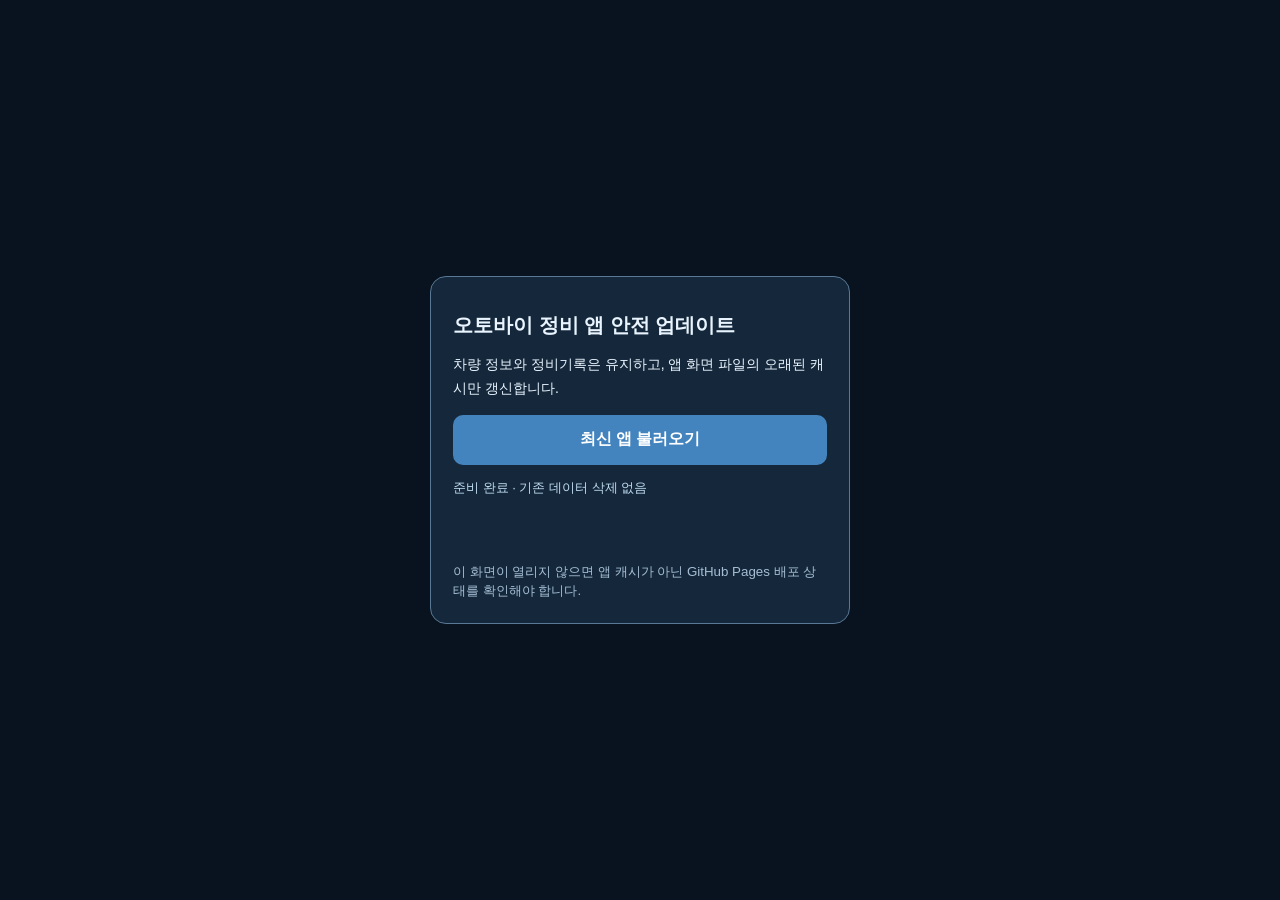
<file: safe-refresh-111.html>
<!doctype html>
<html lang="ko"><head><meta charset="utf-8"><meta name="viewport" content="width=device-width,initial-scale=1,viewport-fit=cover"><meta name="theme-color" content="#0b111b">
<title>오토바이 정비 · 안전 업데이트</title>
<style>body{margin:0;background:#091320;color:#e9f4ff;font:16px -apple-system,BlinkMacSystemFont,sans-serif;min-height:100dvh;display:grid;place-items:center}.panel{width:min(420px,90vw);background:#15283b;border:1px solid #587895;border-radius:16px;padding:22px;box-sizing:border-box}h1{font-size:20px}p{line-height:1.7;font-size:14px}button{width:100%;border:0;border-radius:10px;background:#4384bf;color:white;font-size:16px;font-weight:800;min-height:50px}.status{white-space:pre-wrap;line-height:1.6;min-height:70px;font-size:13px;color:#bfdbef}small{color:#a5bed4;display:block;margin-top:14px;line-height:1.5}</style>
</head><body><main class="panel"><h1>오토바이 정비 앱 안전 업데이트</h1>
<p>차량 정보와 정비기록은 유지하고, 앱 화면 파일의 오래된 캐시만 갱신합니다.</p>
<button type="button" id="run">최신 앱 불러오기</button><p class="status" id="status">준비 완료 · 기존 데이터 삭제 없음</p>
<small>이 화면이 열리지 않으면 앱 캐시가 아닌 GitHub Pages 배포 상태를 확인해야 합니다.</small></main>
<script>
(function(){'use strict';
var button=document.getElementById('run'),status=document.getElementById('status');
button.addEventListener('click',async function(){
 button.disabled=true;status.textContent='업데이트 정보를 확인 중…';
 try{
  var response=await fetch('./version.json?refresh='+Date.now(),{cache:'no-store'});
  if(!response.ok)throw Error('버전 정보 응답 '+response.status);
  var info=await response.json();
  status.textContent='서버 버전: '+info.version+'\n앱 파일 캐시 갱신 중…';
  if('serviceWorker' in navigator){
   var regs=await navigator.serviceWorker.getRegistrations();
   await Promise.all(regs.filter(function(reg){return reg.scope.includes('/motorcycle-maintenance/')}).map(function(reg){return reg.unregister()}));
  }
  if('caches' in window){
   var keys=await caches.keys();
   await Promise.all(keys.filter(function(k){return k.startsWith('motorcycle-maintenance-')}).map(function(k){return caches.delete(k)}));
  }
  status.textContent+='\n완료 · 새 화면으로 이동';
  location.replace('./ui-skeleton/index.html?reload='+Date.now()+'&app-version='+encodeURIComponent(info.version));
 }catch(error){status.textContent='자동 갱신 실패: '+error.message+'\n저장된 차량·정비기록은 그대로 유지됩니다.';button.disabled=false;}
});
})();
</script></body></html>
</file>
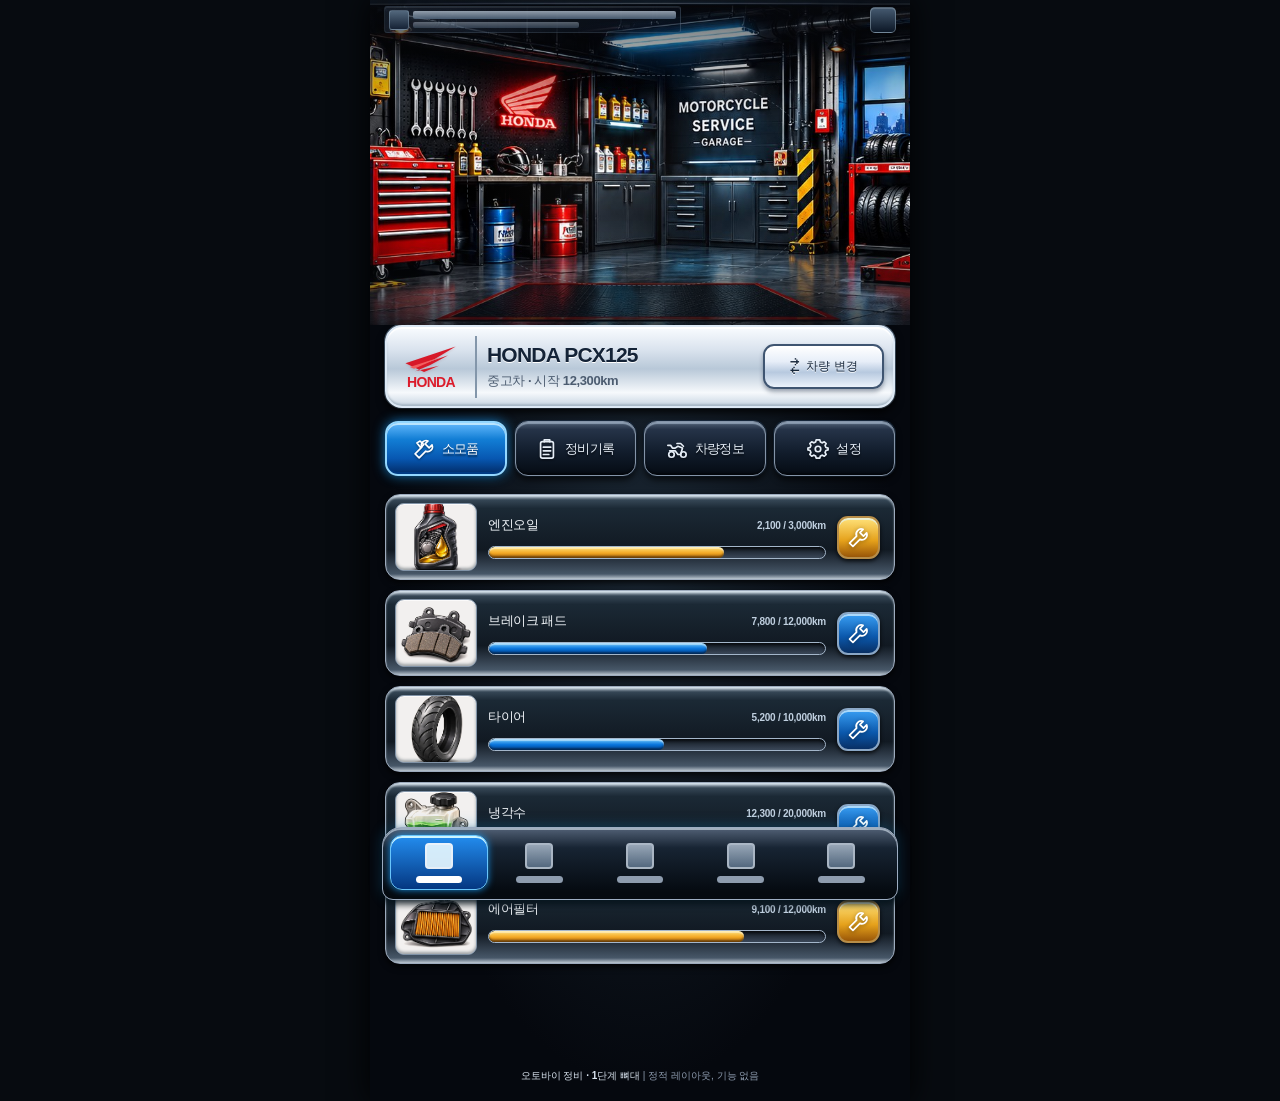
<file: ui-skeleton/cards-v2.html>
<!doctype html><html lang="ko"><head><meta charset="utf-8"><meta name="viewport" content="width=device-width,initial-scale=1,viewport-fit=cover"><meta name="theme-color" content="#0b111b"><title>오토바이 정비 · 소모품 카드 시안 확인</title><style>
:root{font-family:-apple-system,BlinkMacSystemFont,"Apple SD Gothic Neo",sans-serif;background:#070b10;color:#dce6f1;font-synthesis:none}*{box-sizing:border-box}html,body{margin:0;min-height:100%;background:#070b10}body{display:flex;justify-content:center}.app{width:100%;max-width:540px;min-height:100dvh;background:radial-gradient(ellipse at 50% 51%,#192531,#05080e 66%);box-shadow:0 0 30px #000}
.garage{position:relative;height:clamp(245px,52vw,325px);background:#111b25 url('./garage.svg') center center/cover no-repeat;overflow:hidden}.garage:after{content:"";position:absolute;inset:0;background:linear-gradient(0deg,#080c12c7,transparent 28%,transparent 65%,#080b11a6);pointer-events:none}.title-slot{position:absolute;top:6px;left:14px;height:27px;width:55%;border-radius:3px;background:linear-gradient(135deg,#33455e55,#0b16284a);border:1px solid #8ba2b12c;box-shadow:inset 0 1px #ffffff17;z-index:1;display:flex;align-items:center;gap:4px;padding:2px 4px}.title-icon{width:20px;height:20px;border:1px solid #8fa6b771;border-radius:3px;background:linear-gradient(#52677c,#152235);flex-shrink:0}.title-lines{flex:1;display:flex;flex-direction:column;gap:3px}.placeholder{background:linear-gradient(#aebbc9,#52677e);border-radius:2px;height:8px;opacity:.82}.placeholder.short{width:63%;height:6px;opacity:.47}.notification{position:absolute;right:14px;top:7px;width:26px;height:26px;background:linear-gradient(#455a70,#0c1726);border-radius:5px;border:1px solid #aabfce70;box-shadow:inset 0 1px #ffffff27,0 1px 3px #0007;z-index:2}.bike-area{position:absolute;left:18%;top:23%;width:64%;height:65%;border:1px dashed #d3e3ef38;border-radius:42%;background:radial-gradient(ellipse,#e2e7ed10,transparent 72%);z-index:1}.ground-shadow{position:absolute;left:24%;width:52%;bottom:8%;height:19px;background:#0009;filter:blur(12px);border-radius:50%}
.vehicle{margin:0 15px 13px;min-height:77px;display:grid;grid-template-columns:76px 1fr 118px;gap:10px;align-items:center;padding:8px 11px;background:linear-gradient(110deg,#f5f8fc,#7c8fa3 12%,#f6f8fb 24%,#adbfd1 49%,#f5f7fa 65%,#778a9d 90%,#e9eef3);border:2px solid #e1e7ee;border-radius:17px;box-shadow:inset 0 2px #fff,0 5px 6px #000a,0 0 0 1px #34485a;color:#1b2b3c}.brand-slot{height:56px;border-right:1px solid #344e64a8;display:grid;place-items:center;padding-right:10px}.brand-slot:before{content:"";display:block;width:51px;height:33px;border-radius:6px;background:linear-gradient(#cbd5df,#63758a);border:1px solid #8493a2}.vehicle-lines{display:flex;flex-direction:column;gap:9px;min-width:0}.vehicle-lines .placeholder{height:12px;width:84%;background:#30475d}.vehicle-lines .placeholder.short{height:8px;width:68%;background:#788b9a;opacity:.8}.vehicle-button{height:43px;border-radius:11px;border:2px solid #364b64;background:linear-gradient(#f7faff,#a6b9ce 52%,#e9f0fa);box-shadow:inset 0 2px #fff,0 3px 4px #2532459c}
.tabs{display:grid;grid-template-columns:repeat(4,minmax(0,1fr));gap:8px;margin:0 15px 18px}
.tab{height:55px;min-width:0;display:flex;justify-content:center;align-items:center;gap:7px;padding:0 6px;border:1px solid #8494a8;border-radius:13px;background:linear-gradient(180deg,#526277 0%,#253348 14%,#111c2b 58%,#050b13 100%);color:#e5edf6;box-shadow:inset 0 2px 1px #c8daed83,inset 0 -2px 2px #0007,0 4px 6px #000a,0 0 0 1px #17283c;text-shadow:0 2px 2px #000a}
.tab.active{border:2px solid #93d7ff;background:linear-gradient(180deg,#62b8fc 0%,#127ed5 32%,#0757b1 70%,#022b66 100%);color:#fff;box-shadow:inset 0 2px #d8f4ffbf,inset 0 -2px #003a83,0 0 12px #1ba1ffb8,0 4px 6px #0009}
.tab svg{width:22px;height:22px;flex-shrink:0;fill:none;stroke:currentColor;stroke-width:1.85;stroke-linecap:round;stroke-linejoin:round;filter:drop-shadow(0 1px 1px #0007)}
.tab>span{display:block;width:auto;height:auto;background:none!important;color:inherit;font-size:13px;font-weight:900;white-space:nowrap;letter-spacing:-.7px;opacity:1}
@media(max-width:390px){.tabs{gap:5px}.tab{height:48px;gap:4px;padding:0 3px}.tab svg{height:18px;width:18px}.tab>span{font-size:11px;letter-spacing:-.8px}}
.rows{padding:0 15px;display:flex;flex-direction:column;gap:10px}
.part{min-height:86px;display:grid;grid-template-columns:82px minmax(0,1fr) 48px;align-items:center;gap:11px;background:linear-gradient(180deg,#c2ceda,#354655 6%,#1b2935 16%,#111922 65%,#475768 94%,#bbc6d0);border:1px solid #9dabbd;border-radius:15px;box-shadow:inset 0 2px 2px #eaf7ff88,0 3px 6px #000c;color:#fff;padding:6px 9px}
.part-img{height:68px;position:relative;isolation:isolate;border:1px solid #8193a7;border-radius:9px;background:#f2f0ef;box-shadow:inset 0 1px #ffffffbd,inset 0 -2px 3px #24313d66;overflow:hidden}
.part-img img{position:absolute;display:block;width:112%;height:112%;max-width:none;max-height:none;left:50%;top:50%;transform:translate(-50%,-50%);object-fit:contain;object-position:center;mix-blend-mode:multiply;filter:brightness(1.08) contrast(1.04);pointer-events:none}
.part-body{min-width:0;display:flex;flex-direction:column;gap:12px}
.part-line{display:flex;justify-content:space-between;align-items:baseline;gap:6px;min-width:0;white-space:nowrap}
.part-line strong{font-size:13px;font-weight:850;letter-spacing:-.5px;color:#f2f6fa;overflow:hidden;text-overflow:ellipsis}
.part-line span{font-size:10px;font-weight:700;letter-spacing:-.25px;color:#c0d0e0;white-space:nowrap;font-variant-numeric:tabular-nums}
.gauge{height:13px;overflow:hidden;background:linear-gradient(#111821,#3b4859);border:1px solid #a4b6ca;border-radius:20px;box-shadow:inset 0 2px 3px #0009}
.gauge-fill{height:100%;border-radius:20px;box-shadow:inset 0 2px 1px #fff7,inset 0 -2px 2px #0006}
.gauge-fill.blue{background:linear-gradient(180deg,#70caff,#0873db 52%,#03428e)}
.gauge-fill.amber{background:linear-gradient(180deg,#ffe27a,#f3a824 55%,#a7620b)}
.service{height:43px;width:43px;display:grid;place-items:center;border-radius:11px;border:2px solid #8aa7c6;box-shadow:inset 0 2px #e2f6ffad,0 2px 4px #000c;background:linear-gradient(#399ff4,#0b58ac 58%,#082f64)}
.service.blue{background:linear-gradient(#399ff4,#0b58ac 58%,#082f64)}
.service.amber{background:linear-gradient(#ffe27a,#e5a11b 58%,#995608);border-color:#b78d48}
.service svg{width:23px;height:23px;fill:none;stroke:#fff;stroke-width:1.8;stroke-linejoin:round;stroke-linecap:round;filter:drop-shadow(0 1px 2px #0006)}
.bottom{position:sticky;bottom:0;display:grid;grid-template-columns:repeat(5,1fr);gap:3px;margin:22px 12px 0;padding:7px 7px max(9px,env(safe-area-inset-bottom));background:linear-gradient(#526176,#172433 28%,#050a10 90%);border:1px solid #9dadc2;border-radius:19px 19px 11px 11px;box-shadow:inset 0 2px #e0ebf791,0 -2px 13px #1a8fd547,0 4px 7px #000d}.nav{min-height:55px;display:flex;flex-direction:column;align-items:center;justify-content:center;gap:7px}.nav::before{content:"";height:22px;width:24px;border-radius:4px;border:2px solid #bac6d4;background:linear-gradient(#a5b4c4,#5b7189);opacity:.9}.nav::after{content:"";height:7px;width:48%;border-radius:4px;background:#8e9cae}.nav.active{border-radius:12px;border:1px solid #68c5fb;background:linear-gradient(#238def,#043781);box-shadow:inset 0 2px #caf4ff,0 0 7px #159dfbdd}.nav.active:before{border-color:#fff;background:#e9f9ff}.nav.active:after{background:#fff}
.note{text-align:center;color:#8e9caf;font-size:10px;padding:10px 4px 18px}.note strong{color:#dce6f1}
@media(max-width:390px){.vehicle{grid-template-columns:56px 1fr 95px;gap:8px}.brand-slot{padding-right:7px}.brand-slot:before{width:36px}.tabs{gap:5px}.part{grid-template-columns:62px minmax(0,1fr) 40px;min-height:75px;gap:8px}.part-img{height:59px}.service{width:38px;height:38px}.part-body{gap:9px}.part-line strong{font-size:12px}.part-line span{font-size:9px}.service svg{width:19px;height:19px}}

/* Stage 1 — approved vehicle info card, visual only */
.vehicle{grid-template-columns:81px minmax(0,1fr) 121px;gap:10px;height:83px;padding:8px 9px;border-radius:17px;background:linear-gradient(180deg,#f9fcff 0%,#dae3ee 29%,#b8c8d8 53%,#f6f9fc 83%,#c8d5e2 100%);border:2px solid #dce8f4;box-shadow:inset 0 2px 1px #fff, inset 0 -2px 2px #647a8e55, 0 5px 8px #000c,0 0 0 1px #50667c;color:#142337}
.brand-slot{height:62px;display:flex;flex-direction:column;justify-content:center;align-items:center;padding-right:9px;border-right:2px solid #8396aa;gap:0}
.brand-slot::before{display:none}
.honda-wing{display:block;width:59px;height:31px;filter:drop-shadow(0 1px 1px #8b27352b)}
.brand-slot strong{font-family:Arial,sans-serif;color:#db1c2b;font-size:14px;font-weight:900;letter-spacing:-.7px;line-height:1}
.vehicle-lines{gap:5px}
.bike-model{font-weight:950;font-size:clamp(15px,4.25vw,21px);letter-spacing:-.8px;white-space:nowrap;overflow:hidden;text-overflow:ellipsis;text-shadow:0 1px 0 #fff}
.bike-meta{font-size:clamp(10px,2.75vw,13px);white-space:nowrap;color:#4c5c70;font-weight:750;letter-spacing:-.4px}
.bike-meta b{font-variant-numeric:tabular-nums;font-weight:850}
.vehicle-button{display:flex;align-items:center;justify-content:center;gap:5px;height:45px;padding:0 4px;background:linear-gradient(180deg,#fff 0%,#e7eef8 38%,#b7c9df 64%,#ecf3fc 100%);border:2px solid #3f5571;border-radius:11px;color:#17273b;font-size:12px;font-weight:900;white-space:nowrap;text-shadow:0 1px #fff;box-shadow:inset 0 2px #fff,0 3px 4px #1d2d4566}
.swap-symbol{font-size:23px;font-weight:800;line-height:1}
@media(max-width:390px){.vehicle{grid-template-columns:62px minmax(0,1fr) 98px;gap:7px;padding:7px}.brand-slot{height:56px;padding-right:6px}.honda-wing{width:48px;height:26px}.brand-slot strong{font-size:11px}.bike-model{font-size:15px}.bike-meta{font-size:10px}.vehicle-button{height:39px;font-size:10px;gap:3px}.swap-symbol{font-size:18px}}
</style><meta http-equiv="Cache-Control" content="no-store, max-age=0"><meta http-equiv="Pragma" content="no-cache"></head><body><div class="app"><section class="garage"><div class="title-slot"><div class="title-icon"></div><div class="title-lines"><div class="placeholder"></div><div class="placeholder short"></div></div></div><div class="notification"></div><div class="bike-area"></div><div class="ground-shadow"></div></section><section class="vehicle" aria-label="차량 정보 카드 시안">
<div class="brand-slot"><svg viewBox="0 0 90 50" aria-hidden="true" class="honda-wing"><path d="M3 31 84 4 49 25 11 39 72 18 43 34 19 44 57 35 33 45" fill="#d71929"/><path d="M10 37 60 21 40 30 17 40" fill="#f35e5f"/></svg><strong>HONDA</strong></div>
<div class="vehicle-lines"><strong class="bike-model">HONDA PCX125</strong><span class="bike-meta">중고차 · 시작 <b>12,300km</b></span></div>
<div class="vehicle-button" aria-hidden="true"><span class="swap-symbol">⇄</span><span>차량 변경</span></div>
</section><nav class="tabs" aria-label="상단 메뉴 디자인 시안">
<div class="tab active"><svg viewBox="0 0 24 24" aria-hidden="true"><path d="M20.8 7.6a5.2 5.2 0 0 1-6.8 6.8L6.7 21.7l-4.4-4.4 7.3-7.3a5.2 5.2 0 0 1 6.8-6.8l-3.2 3.2 4.4 4.4z"/><path d="M4.3 5.3l3.4-2 4 4-3.3 3.3z"/></svg><span>소모품</span></div>
<div class="tab"><svg viewBox="0 0 24 24" aria-hidden="true"><rect x="5" y="4" width="14" height="18" rx="2"/><path d="M9 4V2h6v2M8 10h8M8 14h8M8 18h6"/></svg><span>정비기록</span></div>
<div class="tab"><svg viewBox="0 0 24 24" aria-hidden="true"><circle cx="6" cy="18" r="3"/><circle cx="19" cy="18" r="3"/><path d="M4 14h6l3 4h3l2-7-5-2-3 2H7L5 8H2M12 6h4l3 3"/></svg><span>차량정보</span></div>
<div class="tab"><svg viewBox="0 0 24 24" aria-hidden="true"><path d="m10 2-.6 2.4-2.2.9-2.1-1.2-2 2 1.2 2.1-.9 2.2L1 11v2l2.4.6.9 2.2-1.2 2.1 2 2 2.1-1.2 2.2.9L10 22h4l.6-2.4 2.2-.9 2.1 1.2 2-2-1.2-2.1.9-2.2L23 13v-2l-2.4-.6-.9-2.2 1.2-2.1-2-2-2.1 1.2-2.2-.9L14 2z"/><circle cx="12" cy="12" r="3"/></svg><span>설정</span></div>
</nav><main class="rows" aria-label="소모품 관리 디자인 미리보기">
<article class="part"><div class="part-img"><img src="../assets/oil.webp" alt="엔진오일"></div><div class="part-body"><div class="part-line"><strong>엔진오일</strong><span>2,100 / 3,000km</span></div><div class="gauge"><div class="gauge-fill amber" style="width:70%"></div></div></div><div class="service amber" aria-label="엔진오일 정비 버튼 디자인"><svg viewBox="0 0 24 24" aria-hidden="true"><path d="M20.5 7.2a5.3 5.3 0 0 1-7 6.8l-7.3 7.3-3.5-3.5 7.3-7.3a5.3 5.3 0 0 1 6.8-7l-3.3 3.3 3.7 3.7z"/></svg></div></article>
<article class="part"><div class="part-img"><img src="../assets/brake-pad.webp" alt="브레이크 패드"></div><div class="part-body"><div class="part-line"><strong>브레이크 패드</strong><span>7,800 / 12,000km</span></div><div class="gauge"><div class="gauge-fill blue" style="width:65%"></div></div></div><div class="service blue" aria-label="브레이크 패드 정비 버튼 디자인"><svg viewBox="0 0 24 24" aria-hidden="true"><path d="M20.5 7.2a5.3 5.3 0 0 1-7 6.8l-7.3 7.3-3.5-3.5 7.3-7.3a5.3 5.3 0 0 1 6.8-7l-3.3 3.3 3.7 3.7z"/></svg></div></article>
<article class="part"><div class="part-img"><img src="../assets/tire.webp" alt="타이어"></div><div class="part-body"><div class="part-line"><strong>타이어</strong><span>5,200 / 10,000km</span></div><div class="gauge"><div class="gauge-fill blue" style="width:52%"></div></div></div><div class="service blue" aria-label="타이어 정비 버튼 디자인"><svg viewBox="0 0 24 24" aria-hidden="true"><path d="M20.5 7.2a5.3 5.3 0 0 1-7 6.8l-7.3 7.3-3.5-3.5 7.3-7.3a5.3 5.3 0 0 1 6.8-7l-3.3 3.3 3.7 3.7z"/></svg></div></article>
<article class="part"><div class="part-img"><img src="../assets/coolant.webp" alt="냉각수"></div><div class="part-body"><div class="part-line"><strong>냉각수</strong><span>12,300 / 20,000km</span></div><div class="gauge"><div class="gauge-fill blue" style="width:62%"></div></div></div><div class="service blue" aria-label="냉각수 정비 버튼 디자인"><svg viewBox="0 0 24 24" aria-hidden="true"><path d="M20.5 7.2a5.3 5.3 0 0 1-7 6.8l-7.3 7.3-3.5-3.5 7.3-7.3a5.3 5.3 0 0 1 6.8-7l-3.3 3.3 3.7 3.7z"/></svg></div></article>
<article class="part"><div class="part-img"><img src="../assets/air-filter.webp" alt="에어필터"></div><div class="part-body"><div class="part-line"><strong>에어필터</strong><span>9,100 / 12,000km</span></div><div class="gauge"><div class="gauge-fill amber" style="width:76%"></div></div></div><div class="service amber" aria-label="에어필터 정비 버튼 디자인"><svg viewBox="0 0 24 24" aria-hidden="true"><path d="M20.5 7.2a5.3 5.3 0 0 1-7 6.8l-7.3 7.3-3.5-3.5 7.3-7.3a5.3 5.3 0 0 1 6.8-7l-3.3 3.3 3.7 3.7z"/></svg></div></article>
</main><nav class="bottom"><div class="nav active"></div><div class="nav "></div><div class="nav "></div><div class="nav "></div><div class="nav "></div></nav><div class="note"><strong>오토바이 정비 · 1단계 뼈대</strong> | 정적 레이아웃, 기능 없음</div></div></body></html>
</file>
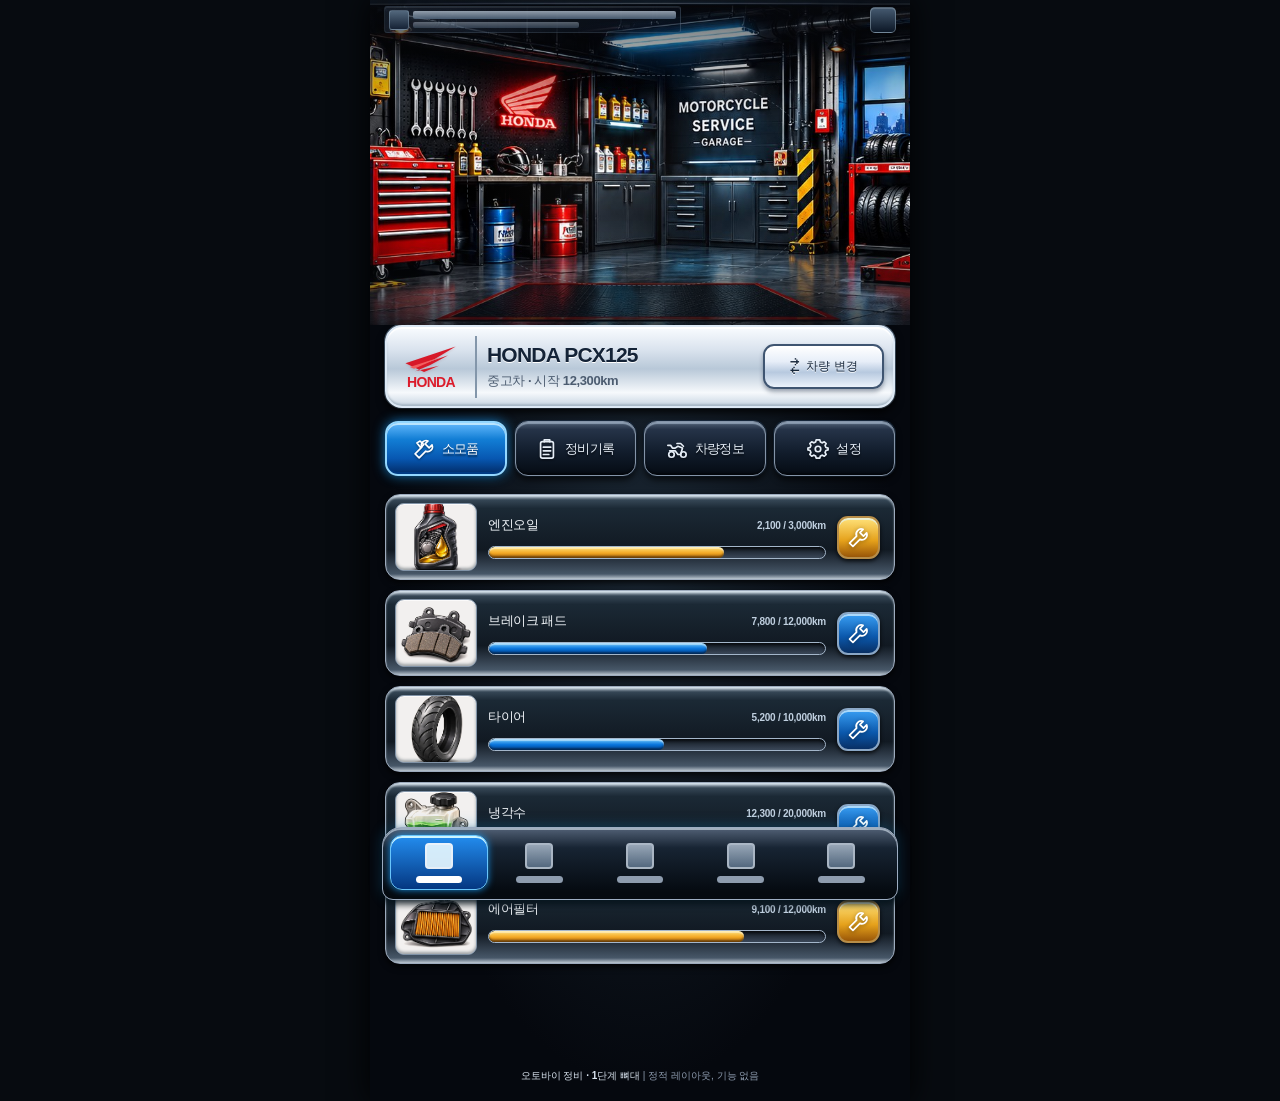
<file: ui-skeleton/cards-v3.html>
<!doctype html><html lang="ko"><head><meta charset="utf-8"><meta name="viewport" content="width=device-width,initial-scale=1,viewport-fit=cover"><meta name="theme-color" content="#0b111b"><title>오토바이 정비 · 소모품 그림 맞춤 시안 v3</title><style>
:root{font-family:-apple-system,BlinkMacSystemFont,"Apple SD Gothic Neo",sans-serif;background:#070b10;color:#dce6f1;font-synthesis:none}*{box-sizing:border-box}html,body{margin:0;min-height:100%;background:#070b10}body{display:flex;justify-content:center}.app{width:100%;max-width:540px;min-height:100dvh;background:radial-gradient(ellipse at 50% 51%,#192531,#05080e 66%);box-shadow:0 0 30px #000}
.garage{position:relative;height:clamp(245px,52vw,325px);background:#111b25 url('./garage.svg') center center/cover no-repeat;overflow:hidden}.garage:after{content:"";position:absolute;inset:0;background:linear-gradient(0deg,#080c12c7,transparent 28%,transparent 65%,#080b11a6);pointer-events:none}.title-slot{position:absolute;top:6px;left:14px;height:27px;width:55%;border-radius:3px;background:linear-gradient(135deg,#33455e55,#0b16284a);border:1px solid #8ba2b12c;box-shadow:inset 0 1px #ffffff17;z-index:1;display:flex;align-items:center;gap:4px;padding:2px 4px}.title-icon{width:20px;height:20px;border:1px solid #8fa6b771;border-radius:3px;background:linear-gradient(#52677c,#152235);flex-shrink:0}.title-lines{flex:1;display:flex;flex-direction:column;gap:3px}.placeholder{background:linear-gradient(#aebbc9,#52677e);border-radius:2px;height:8px;opacity:.82}.placeholder.short{width:63%;height:6px;opacity:.47}.notification{position:absolute;right:14px;top:7px;width:26px;height:26px;background:linear-gradient(#455a70,#0c1726);border-radius:5px;border:1px solid #aabfce70;box-shadow:inset 0 1px #ffffff27,0 1px 3px #0007;z-index:2}.bike-area{position:absolute;left:18%;top:23%;width:64%;height:65%;border:1px dashed #d3e3ef38;border-radius:42%;background:radial-gradient(ellipse,#e2e7ed10,transparent 72%);z-index:1}.ground-shadow{position:absolute;left:24%;width:52%;bottom:8%;height:19px;background:#0009;filter:blur(12px);border-radius:50%}
.vehicle{margin:0 15px 13px;min-height:77px;display:grid;grid-template-columns:76px 1fr 118px;gap:10px;align-items:center;padding:8px 11px;background:linear-gradient(110deg,#f5f8fc,#7c8fa3 12%,#f6f8fb 24%,#adbfd1 49%,#f5f7fa 65%,#778a9d 90%,#e9eef3);border:2px solid #e1e7ee;border-radius:17px;box-shadow:inset 0 2px #fff,0 5px 6px #000a,0 0 0 1px #34485a;color:#1b2b3c}.brand-slot{height:56px;border-right:1px solid #344e64a8;display:grid;place-items:center;padding-right:10px}.brand-slot:before{content:"";display:block;width:51px;height:33px;border-radius:6px;background:linear-gradient(#cbd5df,#63758a);border:1px solid #8493a2}.vehicle-lines{display:flex;flex-direction:column;gap:9px;min-width:0}.vehicle-lines .placeholder{height:12px;width:84%;background:#30475d}.vehicle-lines .placeholder.short{height:8px;width:68%;background:#788b9a;opacity:.8}.vehicle-button{height:43px;border-radius:11px;border:2px solid #364b64;background:linear-gradient(#f7faff,#a6b9ce 52%,#e9f0fa);box-shadow:inset 0 2px #fff,0 3px 4px #2532459c}
.tabs{display:grid;grid-template-columns:repeat(4,minmax(0,1fr));gap:8px;margin:0 15px 18px}
.tab{height:55px;min-width:0;display:flex;justify-content:center;align-items:center;gap:7px;padding:0 6px;border:1px solid #8494a8;border-radius:13px;background:linear-gradient(180deg,#526277 0%,#253348 14%,#111c2b 58%,#050b13 100%);color:#e5edf6;box-shadow:inset 0 2px 1px #c8daed83,inset 0 -2px 2px #0007,0 4px 6px #000a,0 0 0 1px #17283c;text-shadow:0 2px 2px #000a}
.tab.active{border:2px solid #93d7ff;background:linear-gradient(180deg,#62b8fc 0%,#127ed5 32%,#0757b1 70%,#022b66 100%);color:#fff;box-shadow:inset 0 2px #d8f4ffbf,inset 0 -2px #003a83,0 0 12px #1ba1ffb8,0 4px 6px #0009}
.tab svg{width:22px;height:22px;flex-shrink:0;fill:none;stroke:currentColor;stroke-width:1.85;stroke-linecap:round;stroke-linejoin:round;filter:drop-shadow(0 1px 1px #0007)}
.tab>span{display:block;width:auto;height:auto;background:none!important;color:inherit;font-size:13px;font-weight:900;white-space:nowrap;letter-spacing:-.7px;opacity:1}
@media(max-width:390px){.tabs{gap:5px}.tab{height:48px;gap:4px;padding:0 3px}.tab svg{height:18px;width:18px}.tab>span{font-size:11px;letter-spacing:-.8px}}
.rows{padding:0 15px;display:flex;flex-direction:column;gap:10px}
.part{min-height:86px;display:grid;grid-template-columns:82px minmax(0,1fr) 48px;align-items:center;gap:11px;background:linear-gradient(180deg,#c2ceda,#354655 6%,#1b2935 16%,#111922 65%,#475768 94%,#bbc6d0);border:1px solid #9dabbd;border-radius:15px;box-shadow:inset 0 2px 2px #eaf7ff88,0 3px 6px #000c;color:#fff;padding:6px 9px}
.part-img{height:68px;position:relative;isolation:isolate;border:1px solid #8193a7;border-radius:9px;background:#f2f0ef;box-shadow:inset 0 1px #ffffffbd,inset 0 -2px 3px #24313d66;overflow:hidden}
.part-img img{position:absolute;display:block;width:112%;height:112%;max-width:none;max-height:none;left:50%;top:50%;transform:translate(-50%,-50%);object-fit:contain;object-position:center;mix-blend-mode:multiply;filter:brightness(1.08) contrast(1.04);pointer-events:none}
.part-body{min-width:0;display:flex;flex-direction:column;gap:12px}
.part-line{display:flex;justify-content:space-between;align-items:baseline;gap:6px;min-width:0;white-space:nowrap}
.part-line strong{font-size:13px;font-weight:850;letter-spacing:-.5px;color:#f2f6fa;overflow:hidden;text-overflow:ellipsis}
.part-line span{font-size:10px;font-weight:700;letter-spacing:-.25px;color:#c0d0e0;white-space:nowrap;font-variant-numeric:tabular-nums}
.gauge{height:13px;overflow:hidden;background:linear-gradient(#111821,#3b4859);border:1px solid #a4b6ca;border-radius:20px;box-shadow:inset 0 2px 3px #0009}
.gauge-fill{height:100%;border-radius:20px;box-shadow:inset 0 2px 1px #fff7,inset 0 -2px 2px #0006}
.gauge-fill.blue{background:linear-gradient(180deg,#70caff,#0873db 52%,#03428e)}
.gauge-fill.amber{background:linear-gradient(180deg,#ffe27a,#f3a824 55%,#a7620b)}
.service{height:43px;width:43px;display:grid;place-items:center;border-radius:11px;border:2px solid #8aa7c6;box-shadow:inset 0 2px #e2f6ffad,0 2px 4px #000c;background:linear-gradient(#399ff4,#0b58ac 58%,#082f64)}
.service.blue{background:linear-gradient(#399ff4,#0b58ac 58%,#082f64)}
.service.amber{background:linear-gradient(#ffe27a,#e5a11b 58%,#995608);border-color:#b78d48}
.service svg{width:23px;height:23px;fill:none;stroke:#fff;stroke-width:1.8;stroke-linejoin:round;stroke-linecap:round;filter:drop-shadow(0 1px 2px #0006)}
.bottom{position:sticky;bottom:0;display:grid;grid-template-columns:repeat(5,1fr);gap:3px;margin:22px 12px 0;padding:7px 7px max(9px,env(safe-area-inset-bottom));background:linear-gradient(#526176,#172433 28%,#050a10 90%);border:1px solid #9dadc2;border-radius:19px 19px 11px 11px;box-shadow:inset 0 2px #e0ebf791,0 -2px 13px #1a8fd547,0 4px 7px #000d}.nav{min-height:55px;display:flex;flex-direction:column;align-items:center;justify-content:center;gap:7px}.nav::before{content:"";height:22px;width:24px;border-radius:4px;border:2px solid #bac6d4;background:linear-gradient(#a5b4c4,#5b7189);opacity:.9}.nav::after{content:"";height:7px;width:48%;border-radius:4px;background:#8e9cae}.nav.active{border-radius:12px;border:1px solid #68c5fb;background:linear-gradient(#238def,#043781);box-shadow:inset 0 2px #caf4ff,0 0 7px #159dfbdd}.nav.active:before{border-color:#fff;background:#e9f9ff}.nav.active:after{background:#fff}
.note{text-align:center;color:#8e9caf;font-size:10px;padding:10px 4px 18px}.note strong{color:#dce6f1}
@media(max-width:390px){.vehicle{grid-template-columns:56px 1fr 95px;gap:8px}.brand-slot{padding-right:7px}.brand-slot:before{width:36px}.tabs{gap:5px}.part{grid-template-columns:62px minmax(0,1fr) 40px;min-height:75px;gap:8px}.part-img{height:59px}.service{width:38px;height:38px}.part-body{gap:9px}.part-line strong{font-size:12px}.part-line span{font-size:9px}.service svg{width:19px;height:19px}}

/* Stage 1 — approved vehicle info card, visual only */
.vehicle{grid-template-columns:81px minmax(0,1fr) 121px;gap:10px;height:83px;padding:8px 9px;border-radius:17px;background:linear-gradient(180deg,#f9fcff 0%,#dae3ee 29%,#b8c8d8 53%,#f6f9fc 83%,#c8d5e2 100%);border:2px solid #dce8f4;box-shadow:inset 0 2px 1px #fff, inset 0 -2px 2px #647a8e55, 0 5px 8px #000c,0 0 0 1px #50667c;color:#142337}
.brand-slot{height:62px;display:flex;flex-direction:column;justify-content:center;align-items:center;padding-right:9px;border-right:2px solid #8396aa;gap:0}
.brand-slot::before{display:none}
.honda-wing{display:block;width:59px;height:31px;filter:drop-shadow(0 1px 1px #8b27352b)}
.brand-slot strong{font-family:Arial,sans-serif;color:#db1c2b;font-size:14px;font-weight:900;letter-spacing:-.7px;line-height:1}
.vehicle-lines{gap:5px}
.bike-model{font-weight:950;font-size:clamp(15px,4.25vw,21px);letter-spacing:-.8px;white-space:nowrap;overflow:hidden;text-overflow:ellipsis;text-shadow:0 1px 0 #fff}
.bike-meta{font-size:clamp(10px,2.75vw,13px);white-space:nowrap;color:#4c5c70;font-weight:750;letter-spacing:-.4px}
.bike-meta b{font-variant-numeric:tabular-nums;font-weight:850}
.vehicle-button{display:flex;align-items:center;justify-content:center;gap:5px;height:45px;padding:0 4px;background:linear-gradient(180deg,#fff 0%,#e7eef8 38%,#b7c9df 64%,#ecf3fc 100%);border:2px solid #3f5571;border-radius:11px;color:#17273b;font-size:12px;font-weight:900;white-space:nowrap;text-shadow:0 1px #fff;box-shadow:inset 0 2px #fff,0 3px 4px #1d2d4566}
.swap-symbol{font-size:23px;font-weight:800;line-height:1}
@media(max-width:390px){.vehicle{grid-template-columns:62px minmax(0,1fr) 98px;gap:7px;padding:7px}.brand-slot{height:56px;padding-right:6px}.honda-wing{width:48px;height:26px}.brand-slot strong{font-size:11px}.bike-model{font-size:15px}.bike-meta{font-size:10px}.vehicle-button{height:39px;font-size:10px;gap:3px}.swap-symbol{font-size:18px}}
</style><meta http-equiv="Cache-Control" content="no-store, max-age=0"><meta http-equiv="Pragma" content="no-cache"></head><body><div class="app"><section class="garage"><div class="title-slot"><div class="title-icon"></div><div class="title-lines"><div class="placeholder"></div><div class="placeholder short"></div></div></div><div class="notification"></div><div class="bike-area"></div><div class="ground-shadow"></div></section><section class="vehicle" aria-label="차량 정보 카드 시안">
<div class="brand-slot"><svg viewBox="0 0 90 50" aria-hidden="true" class="honda-wing"><path d="M3 31 84 4 49 25 11 39 72 18 43 34 19 44 57 35 33 45" fill="#d71929"/><path d="M10 37 60 21 40 30 17 40" fill="#f35e5f"/></svg><strong>HONDA</strong></div>
<div class="vehicle-lines"><strong class="bike-model">HONDA PCX125</strong><span class="bike-meta">중고차 · 시작 <b>12,300km</b></span></div>
<div class="vehicle-button" aria-hidden="true"><span class="swap-symbol">⇄</span><span>차량 변경</span></div>
</section><nav class="tabs" aria-label="상단 메뉴 디자인 시안">
<div class="tab active"><svg viewBox="0 0 24 24" aria-hidden="true"><path d="M20.8 7.6a5.2 5.2 0 0 1-6.8 6.8L6.7 21.7l-4.4-4.4 7.3-7.3a5.2 5.2 0 0 1 6.8-6.8l-3.2 3.2 4.4 4.4z"/><path d="M4.3 5.3l3.4-2 4 4-3.3 3.3z"/></svg><span>소모품</span></div>
<div class="tab"><svg viewBox="0 0 24 24" aria-hidden="true"><rect x="5" y="4" width="14" height="18" rx="2"/><path d="M9 4V2h6v2M8 10h8M8 14h8M8 18h6"/></svg><span>정비기록</span></div>
<div class="tab"><svg viewBox="0 0 24 24" aria-hidden="true"><circle cx="6" cy="18" r="3"/><circle cx="19" cy="18" r="3"/><path d="M4 14h6l3 4h3l2-7-5-2-3 2H7L5 8H2M12 6h4l3 3"/></svg><span>차량정보</span></div>
<div class="tab"><svg viewBox="0 0 24 24" aria-hidden="true"><path d="m10 2-.6 2.4-2.2.9-2.1-1.2-2 2 1.2 2.1-.9 2.2L1 11v2l2.4.6.9 2.2-1.2 2.1 2 2 2.1-1.2 2.2.9L10 22h4l.6-2.4 2.2-.9 2.1 1.2 2-2-1.2-2.1.9-2.2L23 13v-2l-2.4-.6-.9-2.2 1.2-2.1-2-2-2.1 1.2-2.2-.9L14 2z"/><circle cx="12" cy="12" r="3"/></svg><span>설정</span></div>
</nav><main class="rows" aria-label="소모품 관리 디자인 미리보기">
<article class="part"><div class="part-img"><img src="../assets/oil.webp" alt="엔진오일"></div><div class="part-body"><div class="part-line"><strong>엔진오일</strong><span>2,100 / 3,000km</span></div><div class="gauge"><div class="gauge-fill amber" style="width:70%"></div></div></div><div class="service amber" aria-label="엔진오일 정비 버튼 디자인"><svg viewBox="0 0 24 24" aria-hidden="true"><path d="M20.5 7.2a5.3 5.3 0 0 1-7 6.8l-7.3 7.3-3.5-3.5 7.3-7.3a5.3 5.3 0 0 1 6.8-7l-3.3 3.3 3.7 3.7z"/></svg></div></article>
<article class="part"><div class="part-img"><img src="../assets/brake-pad.webp" alt="브레이크 패드"></div><div class="part-body"><div class="part-line"><strong>브레이크 패드</strong><span>7,800 / 12,000km</span></div><div class="gauge"><div class="gauge-fill blue" style="width:65%"></div></div></div><div class="service blue" aria-label="브레이크 패드 정비 버튼 디자인"><svg viewBox="0 0 24 24" aria-hidden="true"><path d="M20.5 7.2a5.3 5.3 0 0 1-7 6.8l-7.3 7.3-3.5-3.5 7.3-7.3a5.3 5.3 0 0 1 6.8-7l-3.3 3.3 3.7 3.7z"/></svg></div></article>
<article class="part"><div class="part-img"><img src="../assets/tire.webp" alt="타이어"></div><div class="part-body"><div class="part-line"><strong>타이어</strong><span>5,200 / 10,000km</span></div><div class="gauge"><div class="gauge-fill blue" style="width:52%"></div></div></div><div class="service blue" aria-label="타이어 정비 버튼 디자인"><svg viewBox="0 0 24 24" aria-hidden="true"><path d="M20.5 7.2a5.3 5.3 0 0 1-7 6.8l-7.3 7.3-3.5-3.5 7.3-7.3a5.3 5.3 0 0 1 6.8-7l-3.3 3.3 3.7 3.7z"/></svg></div></article>
<article class="part"><div class="part-img"><img src="../assets/coolant.webp" alt="냉각수"></div><div class="part-body"><div class="part-line"><strong>냉각수</strong><span>12,300 / 20,000km</span></div><div class="gauge"><div class="gauge-fill blue" style="width:62%"></div></div></div><div class="service blue" aria-label="냉각수 정비 버튼 디자인"><svg viewBox="0 0 24 24" aria-hidden="true"><path d="M20.5 7.2a5.3 5.3 0 0 1-7 6.8l-7.3 7.3-3.5-3.5 7.3-7.3a5.3 5.3 0 0 1 6.8-7l-3.3 3.3 3.7 3.7z"/></svg></div></article>
<article class="part"><div class="part-img"><img src="../assets/air-filter.webp" alt="에어필터"></div><div class="part-body"><div class="part-line"><strong>에어필터</strong><span>9,100 / 12,000km</span></div><div class="gauge"><div class="gauge-fill amber" style="width:76%"></div></div></div><div class="service amber" aria-label="에어필터 정비 버튼 디자인"><svg viewBox="0 0 24 24" aria-hidden="true"><path d="M20.5 7.2a5.3 5.3 0 0 1-7 6.8l-7.3 7.3-3.5-3.5 7.3-7.3a5.3 5.3 0 0 1 6.8-7l-3.3 3.3 3.7 3.7z"/></svg></div></article>
</main><nav class="bottom"><div class="nav active"></div><div class="nav "></div><div class="nav "></div><div class="nav "></div><div class="nav "></div></nav><div class="note"><strong>오토바이 정비 · 1단계 뼈대</strong> | 정적 레이아웃, 기능 없음</div></div></body></html>
</file>
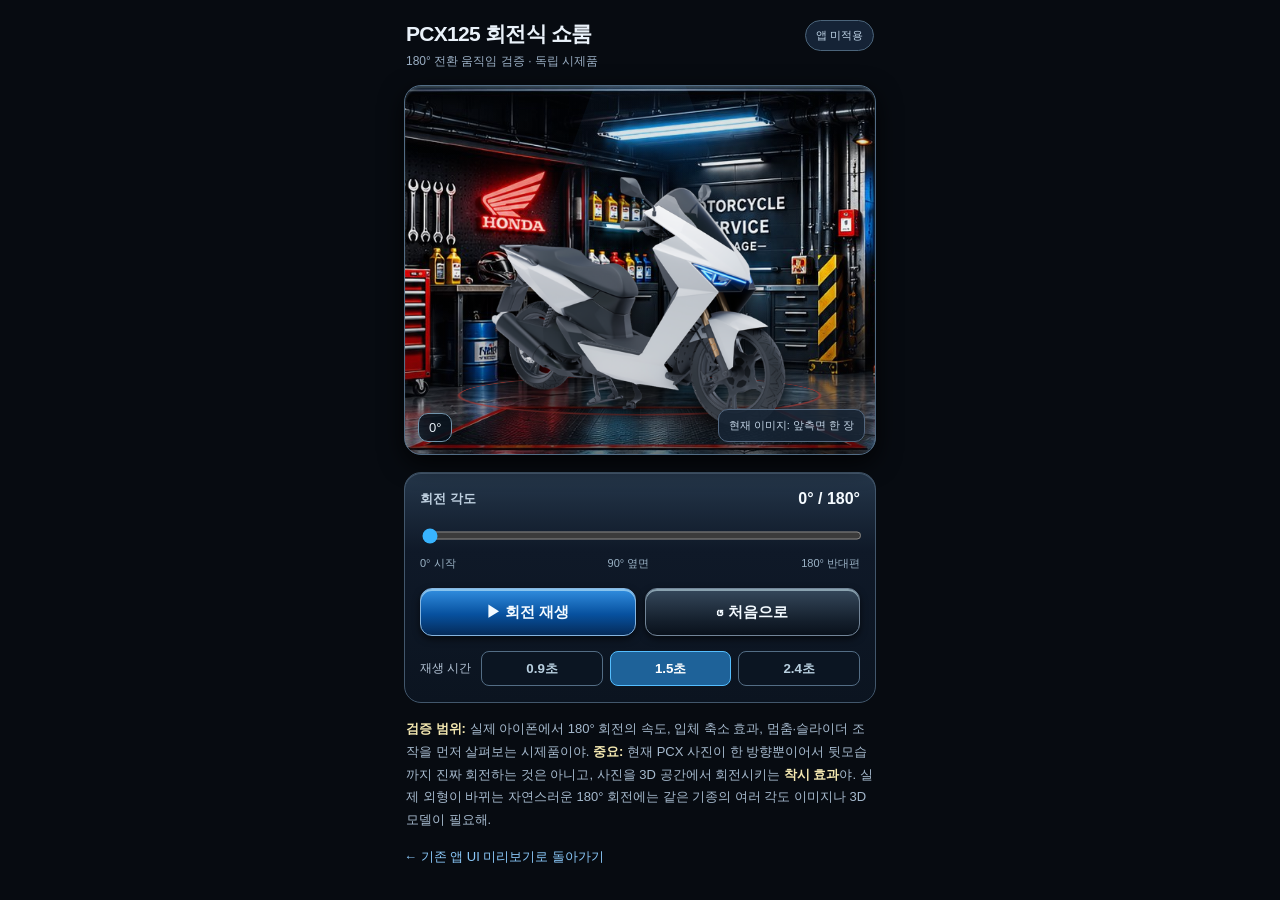
<file: ui-skeleton/turntable-test.html>
<!doctype html>
<html lang="ko"><head><meta charset="utf-8"><meta name="viewport" content="width=device-width,initial-scale=1,viewport-fit=cover,user-scalable=no">
<meta name="theme-color" content="#080d15"><title>PCX125 회전식 쇼룸 · 동작 검증</title>
<style>
*{box-sizing:border-box}html,body{margin:0;min-height:100%;background:#070b11;color:#eaf2fa;font-family:-apple-system,BlinkMacSystemFont,"Apple SD Gothic Neo",sans-serif}body{padding:env(safe-area-inset-top) 0 env(safe-area-inset-bottom)}.shell{max-width:500px;margin:auto;padding:17px 14px 32px}.head{display:flex;align-items:flex-start;justify-content:space-between;gap:8px;margin:3px 2px 15px}.head strong{font-size:21px;letter-spacing:-.7px}.head p{font-size:12px;color:#9aaec3;margin:5px 0 0}.pill{border:1px solid #4b647a;background:#152336;border-radius:16px;padding:7px 10px;color:#c1d6e9;font-size:11px;white-space:nowrap}.stage{position:relative;height:clamp(275px,75vw,370px);overflow:hidden;border:1px solid #526c84;border-radius:17px;background:#0d1925 url('./garage.svg') center center / cover no-repeat;box-shadow:inset 0 2px 2px #b2c9dc44,0 8px 24px #000c;perspective:950px;isolation:isolate}.stage:before{content:"";position:absolute;inset:0;background:linear-gradient(#06111c28,#06111c00 45%,#05070b88);z-index:0}.floor{position:absolute;left:12%;right:12%;bottom:7%;height:20%;border:2px solid #a73531;border-radius:50%;transform:perspective(240px) rotateX(66deg);opacity:.75;box-shadow:0 0 20px #a72a2240}.shadow{position:absolute;bottom:11%;left:20%;height:21px;width:60%;border-radius:50%;background:#000b;filter:blur(10px);transition:transform .05s linear,opacity .05s linear}.bike{position:absolute;left:4%;width:92%;height:76%;bottom:4%;object-fit:contain;object-position:center bottom;filter:drop-shadow(0 9px 7px #0009);transform-origin:50% 55%;will-change:transform,opacity;pointer-events:none;backface-visibility:visible;z-index:2}.spotlight{position:absolute;top:0;left:23%;width:54%;height:60%;background:linear-gradient(#50a7ff36,transparent);clip-path:polygon(32% 0,68% 0,100% 100%,0 100%);opacity:.27;pointer-events:none}.angle{position:absolute;left:13px;bottom:12px;background:#06111cd9;border:1px solid #7293aa;padding:6px 10px;border-radius:10px;font-size:13px;font-variant-numeric:tabular-nums;z-index:4}.notice{font-size:11px;color:#c5d6e7;background:#172435dd;border:1px solid #53677f;border-radius:10px;padding:8px 10px;position:absolute;right:10px;bottom:12px;max-width:61%;z-index:4}.controls{margin-top:17px;border:1px solid #42576c;border-radius:17px;background:linear-gradient(#25374b,#0f1928 34%,#0b1420);padding:17px 15px 16px;box-shadow:inset 0 1px #c7e2fc38}.ctrl-header{display:flex;justify-content:space-between;font-size:13px;color:#bfd0e0;font-weight:700;margin-bottom:12px}.ctrl-header output{color:#f5fbff;font-size:16px;font-variant-numeric:tabular-nums}.range{width:100%;accent-color:#38b4ff;touch-action:pan-y;height:27px}.marks{display:flex;justify-content:space-between;font-size:11px;color:#9bb3c6;margin-top:3px}.button-row{display:grid;grid-template-columns:1fr 1fr;gap:9px;margin-top:17px}.btn{color:#f3faff;font-size:15px;font-weight:750;border:1px solid #86b5df;border-radius:12px;height:48px;background:linear-gradient(#328fe1,#07519f 55%,#052b59);box-shadow:inset 0 2px #d9f7ff85,0 3px 7px #0009}.btn.sub{background:linear-gradient(#36495c,#141f2c 70%,#09111b);border-color:#728598}.speed{display:flex;gap:7px;margin-top:15px;align-items:center}.speed span{color:#b6c6d8;font-size:12px;margin-right:3px}.speed button{flex:1;min-height:35px;border-radius:8px;background:#0b1522;border:1px solid #536d85;color:#b8cfdf;font-weight:750}.speed button.sel{background:#1e6299;border-color:#55beff;color:#fff}.explain{margin:15px 2px 0;font-size:13px;line-height:1.75;color:#a6bace}.explain b{color:#f4e8b1}.back{display:inline-block;margin-top:16px;color:#8bc9fa;font-size:13px;text-decoration:none}
</style></head><body><div class="shell"><header class="head"><div><strong>PCX125 회전식 쇼룸</strong><p>180° 전환 움직임 검증 · 독립 시제품</p></div><div class="pill">앱 미적용</div></header>
<section class="stage" aria-label="오토바이 회전 미리보기"><div class="spotlight"></div><div class="floor"></div><div class="shadow" id="shadow"></div><img id="bike" class="bike" src="./motorcycle.svg" alt="흰색 스쿠터 회전 시연"><div class="angle" id="stageangle">0°</div><div class="notice" id="state">현재 이미지: 앞측면 한 장</div></section>
<section class="controls"><div class="ctrl-header"><span>회전 각도</span><output id="readout">0° / 180°</output></div><input id="angle" class="range" type="range" min="0" max="180" step="1" value="0" aria-label="회전 각도"><div class="marks"><span>0° 시작</span><span>90° 옆면</span><span>180° 반대편</span></div>
<div class="button-row"><button id="play" class="btn">▶ 회전 재생</button><button id="reset" class="btn sub">↺ 처음으로</button></div>
<div class="speed"><span>재생 시간</span><button data-ms="900">0.9초</button><button class="sel" data-ms="1500">1.5초</button><button data-ms="2400">2.4초</button></div></section>
<p class="explain"><b>검증 범위:</b> 실제 아이폰에서 180° 회전의 속도, 입체 축소 효과, 멈춤·슬라이더 조작을 먼저 살펴보는 시제품이야. <b>중요:</b> 현재 PCX 사진이 한 방향뿐이어서 뒷모습까지 진짜 회전하는 것은 아니고, 사진을 3D 공간에서 회전시키는 <b>착시 효과</b>야. 실제 외형이 바뀌는 자연스러운 180° 회전에는 같은 기종의 여러 각도 이미지나 3D 모델이 필요해.</p>
<a class="back" href="./index.html">← 기존 앱 UI 미리보기로 돌아가기</a></div>
<script>
(()=>{"use strict";const img=document.getElementById('bike'),sh=document.getElementById('shadow'),range=document.getElementById('angle'),out=document.getElementById('readout'),deg=document.getElementById('stageangle'),notice=document.getElementById('state'),play=document.getElementById('play'),reset=document.getElementById('reset');let angle=0,duration=1500,raf=0,started=0,from=0,to=180;const clamp=v=>Math.max(0,Math.min(180,v));function render(v){angle=clamp(v);const rad=angle*Math.PI/180;img.style.transform='rotateY('+angle+'deg)';img.style.opacity=(.65+.35*Math.abs(Math.cos(rad))).toFixed(3);sh.style.transform='scaleX('+(0.55+0.45*Math.abs(Math.cos(rad)))+')';range.value=String(Math.round(angle));out.textContent=Math.round(angle)+'° / 180°';deg.textContent=Math.round(angle)+'°';notice.textContent=angle<75?'현재 이미지: 앞측면 한 장':angle<105?'측면이 얇아지는 착시':'실제 뒷면 사진 없음 · 뒤집힌 그림';}function stop(){if(raf){cancelAnimationFrame(raf);raf=0}play.textContent='▶ 회전 재생'}function tick(t){if(!started)started=t;const p=Math.min(1,(t-started)/duration),e=0.5-0.5*Math.cos(Math.PI*p);render(from+(to-from)*e);if(p<1){raf=requestAnimationFrame(tick)}else{raf=0;play.textContent='▶ 회전 재생';started=0}}range.addEventListener('input',()=>{stop();render(Number(range.value))});play.addEventListener('click',()=>{if(raf){stop();return}from=angle;to=angle>=179?0:180;started=0;play.textContent='Ⅱ 일시정지';raf=requestAnimationFrame(tick)});reset.addEventListener('click',()=>{stop();render(0)});document.querySelectorAll('[data-ms]').forEach(b=>b.addEventListener('click',()=>{duration=Number(b.dataset.ms);document.querySelectorAll('[data-ms]').forEach(x=>x.classList.toggle('sel',x===b));stop()}));document.addEventListener('visibilitychange',()=>{if(document.hidden)stop()});render(0)})();
</script></body></html>
</file>
